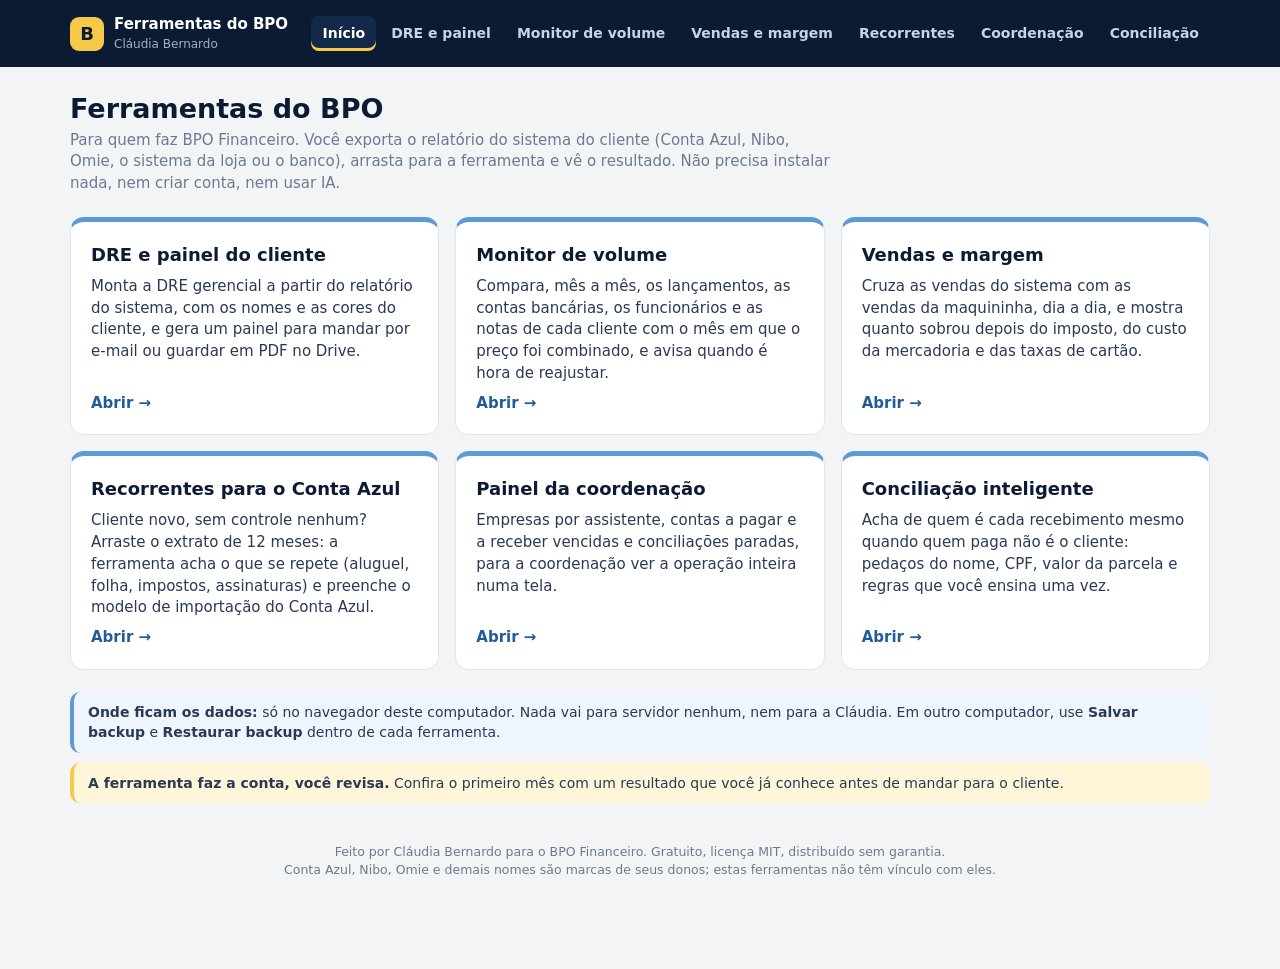
<file: index.html>
<!doctype html>
<html lang="pt-BR">
<head>
<meta charset="utf-8">
<meta name="viewport" content="width=device-width, initial-scale=1">
<title>Ferramentas do BPO | Cláudia Bernardo</title>
<meta name="description" content="Ferramentas gratuitas para o BPO Financeiro: DRE e painel do cliente, monitor de volume para reprecificar e vendas x CMV x maquininha. Abra e use, sem instalar.">
<link rel="stylesheet" href="estilo.css">
</head>
<body>
<header class="barra"><div class="barra-dentro">
  <a class="marca" href="index.html"><span class="logo">B</span><span><b>Ferramentas do BPO</b><small>Cláudia Bernardo</small></span></a>
  <nav class="abas-ferramentas" aria-label="Ferramentas">
    <a href="index.html" class="ativo">Início</a>
    <a href="dre.html">DRE e painel</a>
    <a href="volume.html">Monitor de volume</a>
    <a href="margem.html">Vendas e margem</a>
    <a href="onboarding.html">Recorrentes</a>
    <a href="coordenacao.html">Coordenação</a>
    <a href="conciliar.html">Conciliação</a>
  </nav>
</div></header>

<main class="pagina">
  <h1>Ferramentas do BPO</h1>
  <p class="sub">Para quem faz BPO Financeiro. Você exporta o relatório do sistema do cliente (Conta Azul, Nibo, Omie, o sistema da loja ou o banco), arrasta para a ferramenta e vê o resultado. Não precisa instalar nada, nem criar conta, nem usar IA.</p>

  <div class="ferramentas">
    <a class="ferramenta" href="dre.html">
      <h2>DRE e painel do cliente</h2>
      <p>Monta a DRE gerencial a partir do relatório do sistema, com os nomes e as cores do cliente, e gera um painel para mandar por e-mail ou guardar em PDF no Drive.</p>
      <span class="ir">Abrir →</span>
    </a>
    <a class="ferramenta" href="volume.html">
      <h2>Monitor de volume</h2>
      <p>Compara, mês a mês, os lançamentos, as contas bancárias, os funcionários e as notas de cada cliente com o mês em que o preço foi combinado, e avisa quando é hora de reajustar.</p>
      <span class="ir">Abrir →</span>
    </a>
    <a class="ferramenta" href="margem.html">
      <h2>Vendas e margem</h2>
      <p>Cruza as vendas do sistema com as vendas da maquininha, dia a dia, e mostra quanto sobrou depois do imposto, do custo da mercadoria e das taxas de cartão.</p>
      <span class="ir">Abrir →</span>
    </a>
    <a class="ferramenta" href="onboarding.html">
      <h2>Recorrentes para o Conta Azul</h2>
      <p>Cliente novo, sem controle nenhum? Arraste o extrato de 12 meses: a ferramenta acha o que se repete (aluguel, folha, impostos, assinaturas) e preenche o modelo de importação do Conta Azul.</p>
      <span class="ir">Abrir →</span>
    </a>
    <a class="ferramenta" href="coordenacao.html">
      <h2>Painel da coordenação</h2>
      <p>Empresas por assistente, contas a pagar e a receber vencidas e conciliações paradas, para a coordenação ver a operação inteira numa tela.</p>
      <span class="ir">Abrir →</span>
    </a>
    <a class="ferramenta" href="conciliar.html">
      <h2>Conciliação inteligente</h2>
      <p>Acha de quem é cada recebimento mesmo quando quem paga não é o cliente: pedaços do nome, CPF, valor da parcela e regras que você ensina uma vez.</p>
      <span class="ir">Abrir →</span>
    </a>
  </div>

  <div class="nota info" style="margin-top:22px">
    <b>Onde ficam os dados:</b> só no navegador deste computador. Nada vai para servidor nenhum, nem para a Cláudia. Em outro computador, use <b>Salvar backup</b> e <b>Restaurar backup</b> dentro de cada ferramenta.
  </div>
  <div class="nota atencao">
    <b>A ferramenta faz a conta, você revisa.</b> Confira o primeiro mês com um resultado que você já conhece antes de mandar para o cliente.
  </div>

  <p class="rodape">Feito por Cláudia Bernardo para o BPO Financeiro. Gratuito, licença MIT, distribuído sem garantia.<br>
  Conta Azul, Nibo, Omie e demais nomes são marcas de seus donos; estas ferramentas não têm vínculo com eles.</p>
</main>
</body>
</html>
</file>
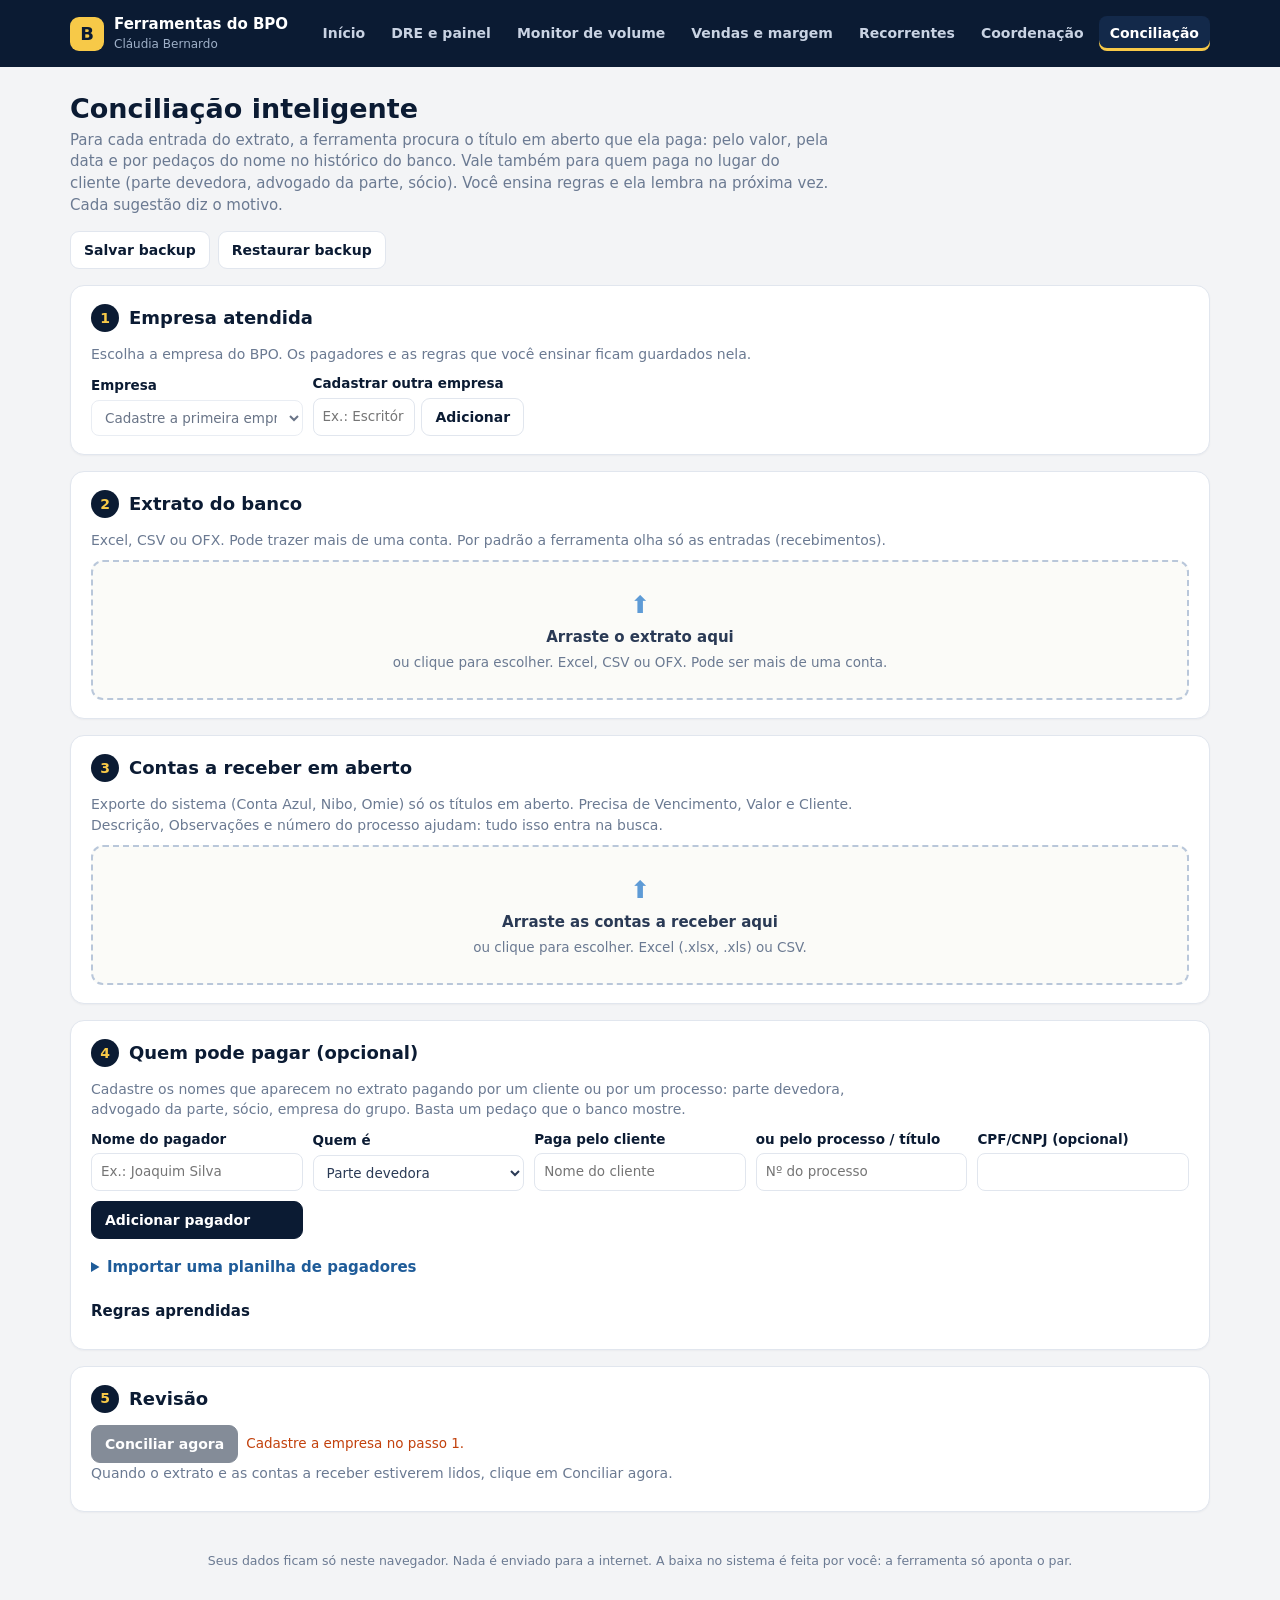
<file: conciliar.html>
<!doctype html>
<html lang="pt-BR">
<head>
<meta charset="utf-8">
<meta name="viewport" content="width=device-width, initial-scale=1">
<title>Conciliação inteligente | Ferramentas do BPO</title>
<link rel="stylesheet" href="estilo.css">
<link rel="stylesheet" href="conciliar.css">
</head>
<body>
<header class="barra"><div class="barra-dentro">
  <a class="marca" href="index.html"><span class="logo">B</span><span><b>Ferramentas do BPO</b><small>Cláudia Bernardo</small></span></a>
  <nav class="abas-ferramentas">
    <a href="index.html">Início</a>
    <a href="dre.html">DRE e painel</a>
    <a href="volume.html">Monitor de volume</a>
    <a href="margem.html">Vendas e margem</a>
    <a href="onboarding.html">Recorrentes</a>
    <a href="coordenacao.html">Coordenação</a>
    <a href="conciliar.html" class="ativo">Conciliação</a>
  </nav>
</div></header>

<main class="pagina">
  <h1>Conciliação inteligente</h1>
  <p class="sub">Para cada entrada do extrato, a ferramenta procura o título em aberto que ela paga: pelo valor, pela data e por pedaços do nome no histórico do banco. Vale também para quem paga no lugar do cliente (parte devedora, advogado da parte, sócio). Você ensina regras e ela lembra na próxima vez. Cada sugestão diz o motivo.</p>

  <div id="avisos-topo"></div>

  <div class="botoes con-topo">
    <button type="button" class="btn" id="btn-backup">Salvar backup</button>
    <button type="button" class="btn" id="btn-restaurar">Restaurar backup</button>
  </div>

  <section class="passo" id="passo-empresa">
    <div class="passo-titulo"><span class="passo-num">1</span><h2>Empresa atendida</h2></div>
    <p class="con-dica">Escolha a empresa do BPO. Os pagadores e as regras que você ensinar ficam guardados nela.</p>
    <div class="linha-campos con-form">
      <label class="campo"><span>Empresa</span><select id="empresa"></select></label>
      <form id="form-empresa" class="campo con-nova" autocomplete="off">
        <span>Cadastrar outra empresa</span>
        <div class="con-junto"><input id="nova-empresa" maxlength="80" placeholder="Ex.: Escritório Modelo"><button type="submit" class="btn">Adicionar</button></div>
      </form>
    </div>
    <div class="botoes con-acoes" id="acoes-empresa">
      <button type="button" class="btn" id="btn-exportar">Exportar regras desta empresa</button>
      <button type="button" class="btn" id="btn-importar">Importar regras</button>
      <button type="button" class="btn" id="btn-renomear">Renomear</button>
      <button type="button" class="btn btn-perigo" id="btn-excluir">Excluir empresa</button>
    </div>
    <details class="con-opcoes" id="opcoes">
      <summary>Opções de comparação</summary>
      <div class="linha-campos con-form">
        <label class="campo"><span>Diferença aceita no valor (R$)</span><input id="op-tol" inputmode="decimal"></label>
        <label class="campo"><span>Dias antes do vencimento</span><input id="op-antes" type="number" min="0" step="1" inputmode="numeric"></label>
        <label class="campo"><span>Dias depois do vencimento</span><input id="op-depois" type="number" min="0" step="1" inputmode="numeric"></label>
        <label class="campo con-check"><input id="op-saidas" type="checkbox"><span>Conciliar também as saídas contra as contas a pagar</span></label>
      </div>
    </details>
  </section>

  <section class="passo" id="passo-extrato">
    <div class="passo-titulo"><span class="passo-num">2</span><h2>Extrato do banco</h2></div>
    <p class="con-dica">Excel, CSV ou OFX. Pode trazer mais de uma conta. Por padrão a ferramenta olha só as entradas (recebimentos).</p>
    <div id="area-extrato"></div>
    <div id="lista-extrato"></div>
  </section>

  <section class="passo" id="passo-titulos">
    <div class="passo-titulo"><span class="passo-num">3</span><h2>Contas a receber em aberto</h2></div>
    <p class="con-dica">Exporte do sistema (Conta Azul, Nibo, Omie) só os títulos em aberto. Precisa de Vencimento, Valor e Cliente. Descrição, Observações e número do processo ajudam: tudo isso entra na busca.</p>
    <div id="area-titulos"></div>
    <div id="lista-titulos"></div>
    <div id="bloco-pagar" hidden>
      <h3 class="con-h3">Contas a pagar em aberto</h3>
      <div id="area-pagar"></div>
      <div id="lista-pagar"></div>
    </div>
  </section>

  <section class="passo" id="passo-pagadores">
    <div class="passo-titulo"><span class="passo-num">4</span><h2>Quem pode pagar (opcional)</h2></div>
    <p class="con-dica">Cadastre os nomes que aparecem no extrato pagando por um cliente ou por um processo: parte devedora, advogado da parte, sócio, empresa do grupo. Basta um pedaço que o banco mostre.</p>
    <form id="form-pagador" class="linha-campos con-form" autocomplete="off">
      <label class="campo"><span>Nome do pagador</span><input id="pg-nome" maxlength="120" placeholder="Ex.: Joaquim Silva"></label>
      <label class="campo"><span>Quem é</span><select id="pg-papel"></select></label>
      <label class="campo"><span>Paga pelo cliente</span><input id="pg-cliente" maxlength="120" list="lista-clientes" placeholder="Nome do cliente"></label>
      <label class="campo"><span>ou pelo processo / título</span><input id="pg-processo" maxlength="60" placeholder="Nº do processo"></label>
      <label class="campo"><span>CPF/CNPJ (opcional)</span><input id="pg-cpf" maxlength="20" inputmode="numeric"></label>
      <div class="campo con-campo-botao"><button type="submit" class="btn btn-forte">Adicionar pagador</button></div>
    </form>
    <datalist id="lista-clientes"></datalist>
    <details class="con-importar">
      <summary>Importar uma planilha de pagadores</summary>
      <p class="con-dica">Colunas: Cliente ou Processo, Nome do pagador, e se tiver, CPF/CNPJ e Papel.</p>
      <div id="area-pagadores"></div>
      <div id="lista-pagadores-arq"></div>
    </details>
    <div id="pagadores"></div>
    <h3 class="con-h3">Regras aprendidas</h3>
    <div id="regras"></div>
  </section>

  <section class="passo" id="passo-conciliar">
    <div class="passo-titulo"><span class="passo-num">5</span><h2>Revisão</h2></div>
    <div class="botoes">
      <button type="button" class="btn btn-forte" id="btn-conciliar">Conciliar agora</button>
      <span id="conciliar-motivo" class="con-motivo"></span>
    </div>
    <div id="revisao"></div>
  </section>

  <section class="passo" id="passo-resultado" hidden>
    <div class="passo-titulo"><span class="passo-num">6</span><h2>Resultado</h2></div>
    <div id="resultado"></div>
  </section>

  <p class="rodape">Seus dados ficam só neste navegador. Nada é enviado para a internet. A baixa no sistema é feita por você: a ferramenta só aponta o par.</p>
</main>

<script src="vendor/xlsx.full.min.js"></script>
<script src="comum.js"></script>
<script src="ui.js"></script>
<script src="volume-logica.js"></script>
<script src="conciliar-logica.js"></script>
<script src="conciliar-app.js"></script>
</body>
</html>
</file>
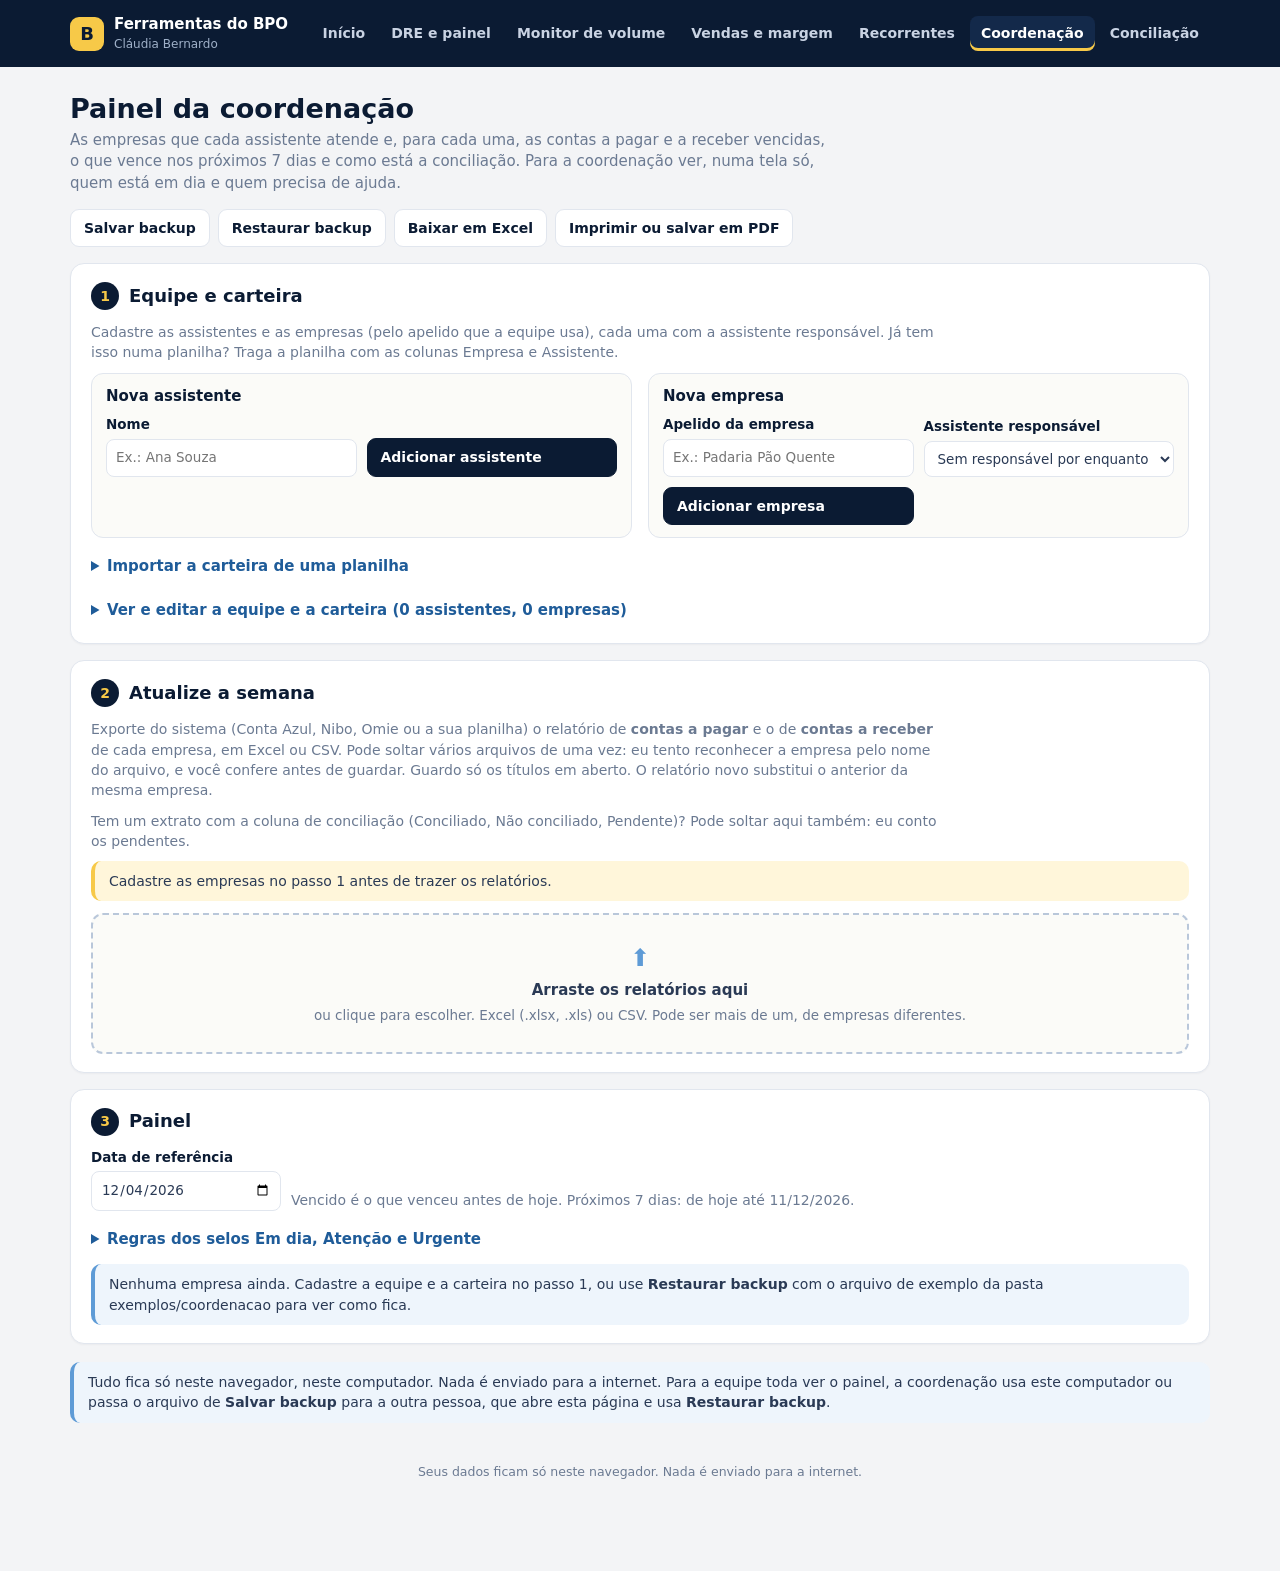
<file: coordenacao.html>
<!doctype html>
<html lang="pt-BR">
<head>
<meta charset="utf-8">
<meta name="viewport" content="width=device-width, initial-scale=1">
<title>Painel da coordenação | Ferramentas do BPO</title>
<meta name="description" content="Painel para a coordenação do BPO: as empresas de cada assistente, contas a pagar e a receber vencidas, o que vence na semana e as conciliações pendentes.">
<link rel="stylesheet" href="estilo.css">
<link rel="stylesheet" href="coordenacao.css">
</head>
<body>
<header class="barra"><div class="barra-dentro">
  <a class="marca" href="index.html"><span class="logo">B</span><span><b>Ferramentas do BPO</b><small>Cláudia Bernardo</small></span></a>
  <nav class="abas-ferramentas" aria-label="Ferramentas">
    <a href="index.html">Início</a>
    <a href="dre.html">DRE e painel</a>
    <a href="volume.html">Monitor de volume</a>
    <a href="margem.html">Vendas e margem</a>
    <a href="onboarding.html">Recorrentes</a>
    <a href="coordenacao.html" class="ativo">Coordenação</a>
    <a href="conciliar.html">Conciliação</a>
  </nav>
</div></header>

<main class="pagina">
  <h1>Painel da coordenação</h1>
  <p class="sub">As empresas que cada assistente atende e, para cada uma, as contas a pagar e a receber vencidas, o que vence nos próximos 7 dias e como está a conciliação. Para a coordenação ver, numa tela só, quem está em dia e quem precisa de ajuda.</p>

  <div id="avisos-topo"></div>

  <div class="botoes co-topo nao-imprimir">
    <button type="button" class="btn" id="btn-backup">Salvar backup</button>
    <button type="button" class="btn" id="btn-restaurar">Restaurar backup</button>
    <button type="button" class="btn" id="btn-excel">Baixar em Excel</button>
    <button type="button" class="btn" id="btn-imprimir">Imprimir ou salvar em PDF</button>
  </div>

  <section class="passo nao-imprimir" id="passo-equipe">
    <div class="passo-titulo"><span class="passo-num">1</span><h2>Equipe e carteira</h2></div>
    <p class="co-dica">Cadastre as assistentes e as empresas (pelo apelido que a equipe usa), cada uma com a assistente responsável. Já tem isso numa planilha? Traga a planilha com as colunas Empresa e Assistente.</p>
    <div class="duas co-duas">
      <form id="form-assistente" class="co-form" autocomplete="off">
        <h3>Nova assistente</h3>
        <div class="linha-campos">
          <label class="campo"><span>Nome</span><input id="nova-assistente" maxlength="80" placeholder="Ex.: Ana Souza"></label>
          <div class="campo co-campo-botao"><button type="submit" class="btn btn-forte">Adicionar assistente</button></div>
        </div>
      </form>
      <form id="form-empresa" class="co-form" autocomplete="off">
        <h3>Nova empresa</h3>
        <div class="linha-campos">
          <label class="campo"><span>Apelido da empresa</span><input id="nova-empresa" maxlength="80" placeholder="Ex.: Padaria Pão Quente"></label>
          <label class="campo"><span>Assistente responsável</span><select id="nova-empresa-assistente"></select></label>
          <div class="campo co-campo-botao"><button type="submit" class="btn btn-forte">Adicionar empresa</button></div>
        </div>
      </form>
    </div>
    <details class="co-bloco" id="bloco-importar">
      <summary>Importar a carteira de uma planilha</summary>
      <p class="co-dica">A planilha precisa de uma coluna com o nome da empresa e, se quiser, outra com a assistente. Empresa que já existe só troca de responsável; assistente nova é cadastrada.</p>
      <div id="area-carteira"></div>
      <div id="carteira-pendente"></div>
    </details>
    <details class="co-bloco" id="bloco-carteira">
      <summary id="resumo-carteira">Ver e editar a equipe e a carteira</summary>
      <div id="lista-equipe"></div>
    </details>
  </section>

  <section class="passo nao-imprimir" id="passo-arquivos">
    <div class="passo-titulo"><span class="passo-num">2</span><h2>Atualize a semana</h2></div>
    <p class="co-dica">Exporte do sistema (Conta Azul, Nibo, Omie ou a sua planilha) o relatório de <b>contas a pagar</b> e o de <b>contas a receber</b> de cada empresa, em Excel ou CSV. Pode soltar vários arquivos de uma vez: eu tento reconhecer a empresa pelo nome do arquivo, e você confere antes de guardar. Guardo só os títulos em aberto. O relatório novo substitui o anterior da mesma empresa.</p>
    <p class="co-dica">Tem um extrato com a coluna de conciliação (Conciliado, Não conciliado, Pendente)? Pode soltar aqui também: eu conto os pendentes.</p>
    <div id="sem-empresa" class="nota atencao" hidden>Cadastre as empresas no passo 1 antes de trazer os relatórios.</div>
    <div id="area-arquivos" class="co-area"></div>
    <div id="pendentes"></div>
    <div class="botoes co-guardar" id="guardar-bloco" hidden>
      <button type="button" class="btn btn-forte" id="btn-guardar">Guardar os relatórios</button>
      <button type="button" class="btn" id="btn-limpar">Descartar arquivos</button>
      <span id="guardar-motivo" class="co-motivo"></span>
    </div>
  </section>

  <section class="passo" id="passo-painel">
    <div class="passo-titulo"><span class="passo-num">3</span><h2>Painel</h2></div>
    <div class="co-ref">
      <label class="campo"><span>Data de referência</span><input id="data-ref" type="date"></label>
      <button type="button" class="btn nao-imprimir" id="btn-hoje">Voltar para hoje</button>
      <p class="co-dica" id="texto-ref"></p>
    </div>
    <details class="co-bloco nao-imprimir" id="bloco-regras">
      <summary>Regras dos selos Em dia, Atenção e Urgente</summary>
      <p class="co-dica">Ajuste do jeito da sua operação. Deixe o campo vazio para desligar a regra.</p>
      <h3>Urgente quando</h3>
      <div class="linha-campos co-regras">
        <label class="campo"><span>Conta a pagar vencida há mais de (dias)</span><input id="r-urgPagarDias" type="number" min="0" step="1" inputmode="numeric"></label>
        <label class="campo"><span>Conta a receber vencida há mais de (dias)</span><input id="r-urgReceberDias" type="number" min="0" step="1" inputmode="numeric"></label>
        <label class="campo"><span>Conciliação parada há mais de (dias)</span><input id="r-urgConcDias" type="number" min="0" step="1" inputmode="numeric"></label>
        <label class="campo"><span>Lançamentos pendentes de conciliação acima de</span><input id="r-urgPendencias" type="number" min="0" step="1" inputmode="numeric"></label>
      </div>
      <h3>Atenção quando</h3>
      <div class="linha-campos co-regras">
        <label class="campo"><span>Conciliação parada há mais de (dias)</span><input id="r-atConcDias" type="number" min="0" step="1" inputmode="numeric"></label>
        <label class="campo"><span>Lançamentos pendentes de conciliação acima de</span><input id="r-atPendencias" type="number" min="0" step="1" inputmode="numeric"></label>
        <label class="campo"><span>Relatórios sem atualizar há mais de (dias)</span><input id="r-atAtualizacaoDias" type="number" min="0" step="1" inputmode="numeric"></label>
      </div>
      <p class="co-dica">Também fica em Atenção: qualquer conta vencida que não chegou no limite de Urgente, empresa ainda sem relatório e empresa sem a data da última conciliação.</p>
      <div class="botoes"><button type="button" class="btn" id="btn-regras-padrao">Voltar às regras de exemplo</button></div>
    </details>
    <div id="painel"></div>
  </section>

  <section class="passo" id="detalhe" hidden></section>

  <div class="nota info co-nota-final">Tudo fica só neste navegador, neste computador. Nada é enviado para a internet. Para a equipe toda ver o painel, a coordenação usa este computador ou passa o arquivo de <b>Salvar backup</b> para a outra pessoa, que abre esta página e usa <b>Restaurar backup</b>.</div>
  <p class="rodape">Seus dados ficam só neste navegador. Nada é enviado para a internet.</p>
</main>

<script src="vendor/xlsx.full.min.js"></script>
<script src="comum.js"></script>
<script src="ui.js"></script>
<script src="coordenacao-logica.js"></script>
<script src="coordenacao-app.js"></script>
</body>
</html>
</file>
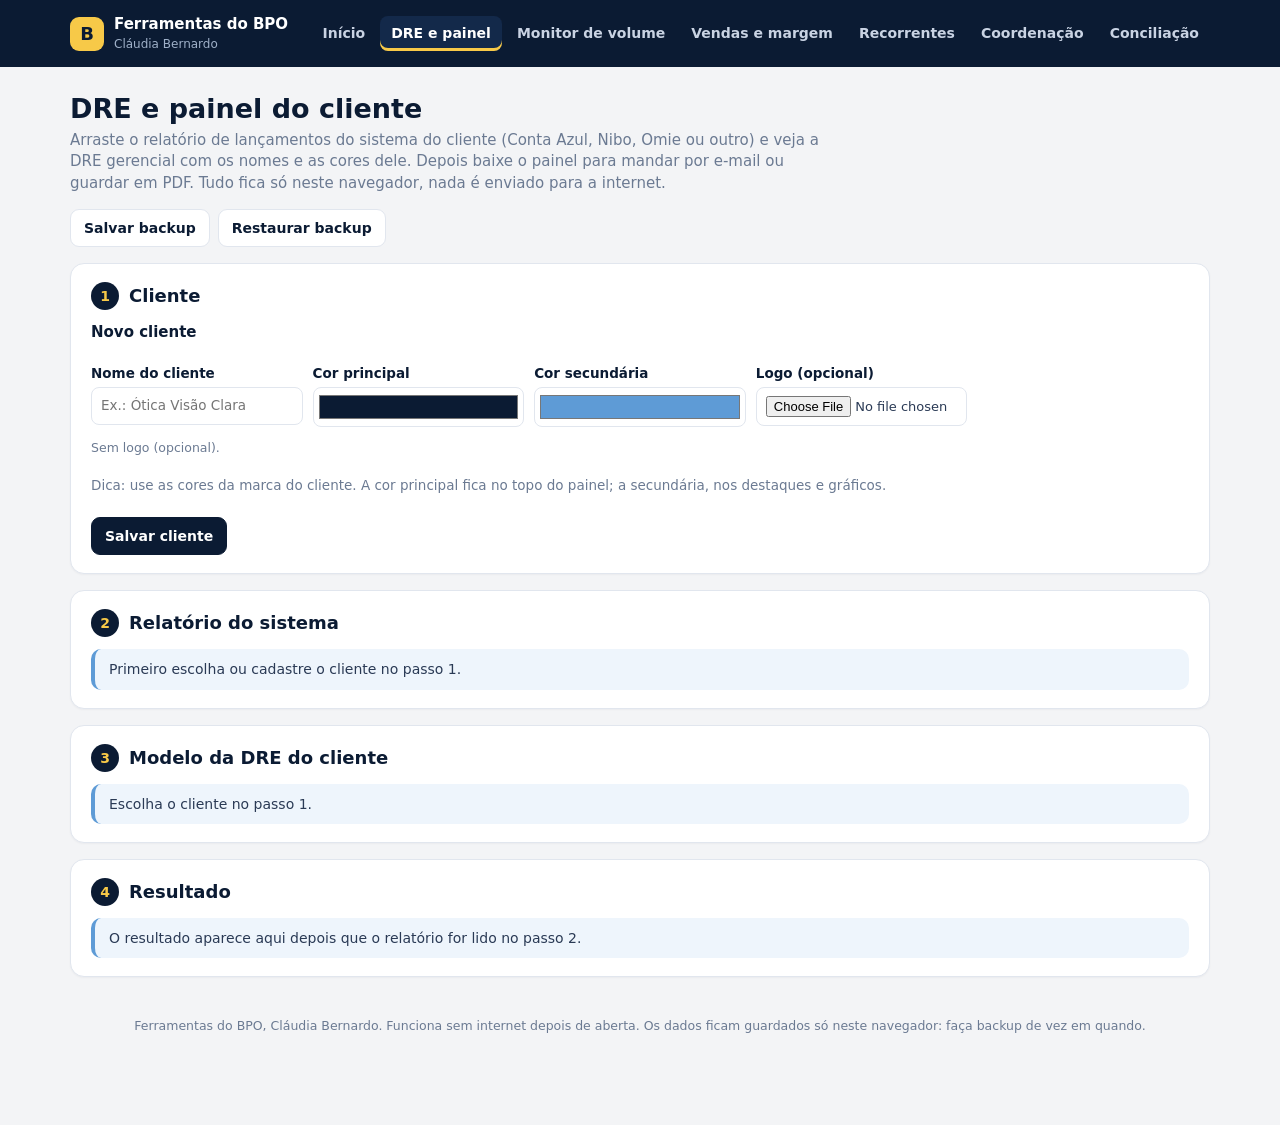
<file: dre.html>
<!doctype html>
<html lang="pt-BR">
<head>
<meta charset="utf-8">
<meta name="viewport" content="width=device-width, initial-scale=1">
<title>DRE e painel do cliente | Ferramentas do BPO</title>
<meta name="description" content="Monte a DRE gerencial a partir do relatório do sistema do cliente, com os nomes e as cores dele, e gere um painel para mandar por e-mail.">
<link rel="stylesheet" href="estilo.css">
<link rel="stylesheet" href="dre.css">
</head>
<body>
<header class="barra"><div class="barra-dentro">
  <a class="marca" href="index.html"><span class="logo">B</span><span><b>Ferramentas do BPO</b><small>Cláudia Bernardo</small></span></a>
  <nav class="abas-ferramentas" aria-label="Ferramentas">
    <a href="index.html">Início</a>
    <a href="dre.html" class="ativo">DRE e painel</a>
    <a href="volume.html">Monitor de volume</a>
    <a href="margem.html">Vendas e margem</a>
    <a href="onboarding.html">Recorrentes</a>
    <a href="coordenacao.html">Coordenação</a>
    <a href="conciliar.html">Conciliação</a>
  </nav>
</div></header>

<main class="pagina">
  <h1>DRE e painel do cliente</h1>
  <p class="sub">Arraste o relatório de lançamentos do sistema do cliente (Conta Azul, Nibo, Omie ou outro) e veja a DRE gerencial com os nomes e as cores dele. Depois baixe o painel para mandar por e-mail ou guardar em PDF. Tudo fica só neste navegador, nada é enviado para a internet.</p>

  <div id="avisos-topo"></div>

  <div class="botoes dre-topo nao-imprimir">
    <button type="button" class="btn" id="btn-backup">Salvar backup</button>
    <button type="button" class="btn" id="btn-restaurar">Restaurar backup</button>
  </div>

  <section class="passo" id="passo-1">
    <div class="passo-titulo"><span class="passo-num">1</span><h2>Cliente</h2></div>
    <div id="area-cliente"></div>
  </section>

  <section class="passo" id="passo-2">
    <div class="passo-titulo"><span class="passo-num">2</span><h2>Relatório do sistema</h2></div>
    <div id="area-arquivo"></div>
  </section>

  <section class="passo" id="passo-3">
    <div class="passo-titulo"><span class="passo-num">3</span><h2>Modelo da DRE do cliente</h2></div>
    <div id="area-modelo"></div>
    <div id="area-ligacoes"></div>
  </section>

  <section class="passo" id="passo-4">
    <div class="passo-titulo"><span class="passo-num">4</span><h2>Resultado</h2></div>
    <div id="area-resultado"></div>
  </section>

  <p class="rodape">Ferramentas do BPO, Cláudia Bernardo. Funciona sem internet depois de aberta. Os dados ficam guardados só neste navegador: faça backup de vez em quando.</p>
</main>

<div id="painel-impressao" aria-hidden="true"></div>

<script src="vendor/xlsx.full.min.js"></script>
<script src="comum.js"></script>
<script src="ui.js"></script>
<script src="dre-logica.js"></script>
<script src="dre-app.js"></script>
</body>
</html>
</file>
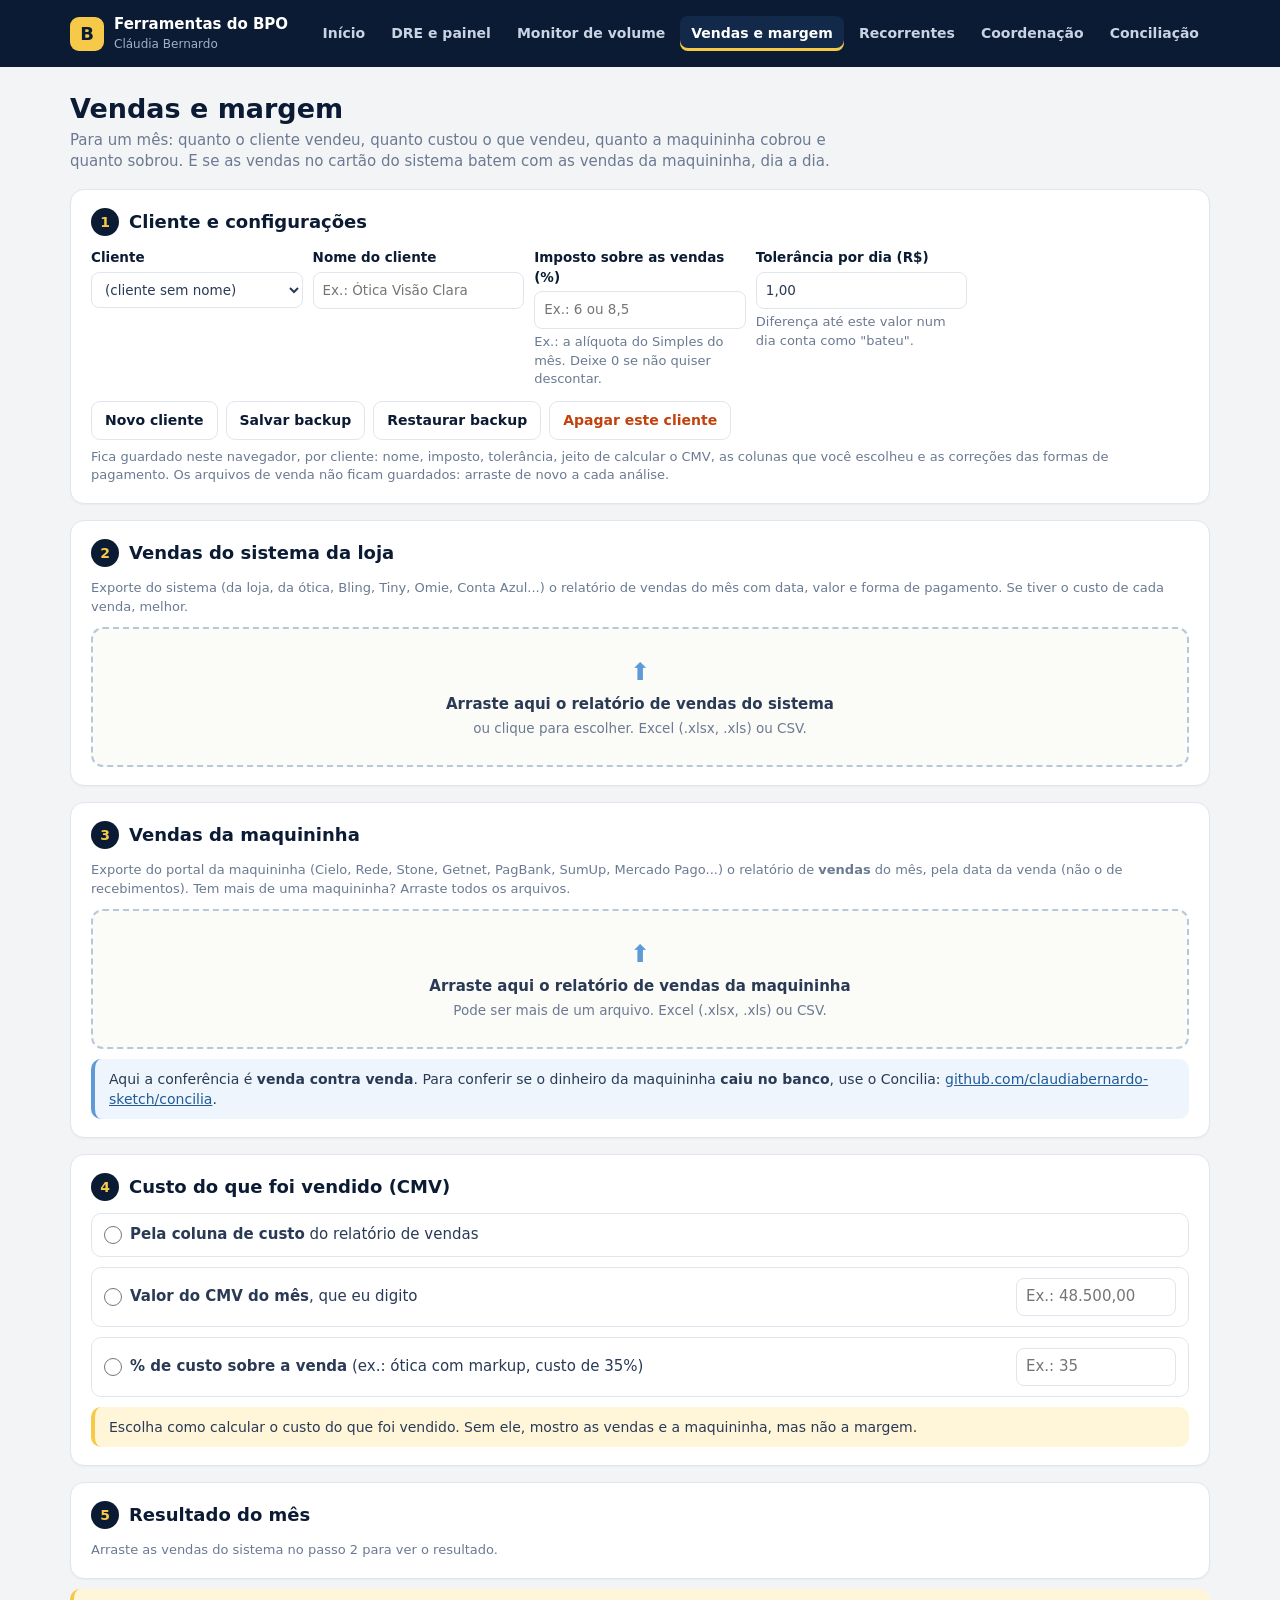
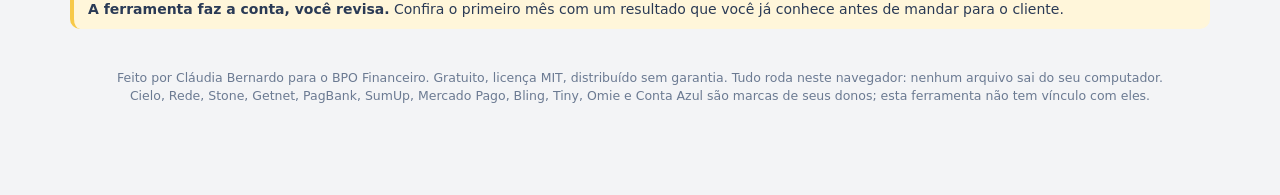
<file: margem.html>
<!doctype html>
<html lang="pt-BR">
<head>
<meta charset="utf-8">
<meta name="viewport" content="width=device-width, initial-scale=1">
<title>Vendas e margem | Ferramentas do BPO</title>
<meta name="description" content="Vendas x CMV x maquininha: quanto o cliente vendeu, quanto custou o que vendeu, quanto a maquininha cobrou e quanto sobrou. E se o cartão do sistema bate com a maquininha, dia a dia.">
<link rel="stylesheet" href="estilo.css">
<link rel="stylesheet" href="margem.css">
</head>
<body>
<header class="barra"><div class="barra-dentro">
  <a class="marca" href="index.html"><span class="logo">B</span><span><b>Ferramentas do BPO</b><small>Cláudia Bernardo</small></span></a>
  <nav class="abas-ferramentas" aria-label="Ferramentas">
    <a href="index.html">Início</a>
    <a href="dre.html">DRE e painel</a>
    <a href="volume.html">Monitor de volume</a>
    <a href="margem.html" class="ativo">Vendas e margem</a>
    <a href="onboarding.html">Recorrentes</a>
    <a href="coordenacao.html">Coordenação</a>
    <a href="conciliar.html">Conciliação</a>
  </nav>
</div></header>

<main class="pagina">
  <h1>Vendas e margem</h1>
  <p class="sub">Para um mês: quanto o cliente vendeu, quanto custou o que vendeu, quanto a maquininha cobrou e quanto sobrou. E se as vendas no cartão do sistema batem com as vendas da maquininha, dia a dia.</p>

  <div id="aviso-navegador" class="nota atencao" hidden>
    <b>Este navegador não está guardando dados</b> (janela anônima ou bloqueio do navegador). A ferramenta funciona, mas as configurações do cliente somem ao fechar. Use <b>Salvar backup</b> antes de sair.
  </div>

  <section class="passo" id="passo1">
    <div class="passo-titulo"><span class="passo-num">1</span><h2>Cliente e configurações</h2></div>
    <div class="linha-campos">
      <label class="campo"><span>Cliente</span><select id="cliente-sel"></select></label>
      <label class="campo"><span>Nome do cliente</span><input id="cliente-nome" placeholder="Ex.: Ótica Visão Clara" autocomplete="off"></label>
      <label class="campo"><span>Imposto sobre as vendas (%)</span><input id="aliquota" inputmode="decimal" placeholder="Ex.: 6 ou 8,5" autocomplete="off"><small class="ajuda">Ex.: a alíquota do Simples do mês. Deixe 0 se não quiser descontar.</small></label>
      <label class="campo"><span>Tolerância por dia (R$)</span><input id="tolerancia" inputmode="decimal" placeholder="1,00" autocomplete="off"><small class="ajuda">Diferença até este valor num dia conta como "bateu".</small></label>
    </div>
    <div class="botoes" style="margin-top:12px">
      <button type="button" class="btn" id="btn-novo">Novo cliente</button>
      <button type="button" class="btn" id="btn-backup">Salvar backup</button>
      <button type="button" class="btn" id="btn-restaurar">Restaurar backup</button>
      <button type="button" class="btn btn-perigo" id="btn-apagar">Apagar este cliente</button>
    </div>
    <p class="ajuda" style="margin-top:8px">Fica guardado neste navegador, por cliente: nome, imposto, tolerância, jeito de calcular o CMV, as colunas que você escolheu e as correções das formas de pagamento. Os arquivos de venda não ficam guardados: arraste de novo a cada análise.</p>
  </section>

  <section class="passo" id="passo2">
    <div class="passo-titulo"><span class="passo-num">2</span><h2>Vendas do sistema da loja</h2></div>
    <p class="ajuda" style="margin-bottom:10px">Exporte do sistema (da loja, da ótica, Bling, Tiny, Omie, Conta Azul...) o relatório de vendas do mês com data, valor e forma de pagamento. Se tiver o custo de cada venda, melhor.</p>
    <div id="area-sistema"></div>
    <div id="sistema-info"></div>
  </section>

  <section class="passo" id="passo3">
    <div class="passo-titulo"><span class="passo-num">3</span><h2>Vendas da maquininha</h2></div>
    <p class="ajuda" style="margin-bottom:10px">Exporte do portal da maquininha (Cielo, Rede, Stone, Getnet, PagBank, SumUp, Mercado Pago...) o relatório de <b>vendas</b> do mês, pela data da venda (não o de recebimentos). Tem mais de uma maquininha? Arraste todos os arquivos.</p>
    <div id="area-maq"></div>
    <div id="maq-lista"></div>
    <div class="nota info">Aqui a conferência é <b>venda contra venda</b>. Para conferir se o dinheiro da maquininha <b>caiu no banco</b>, use o Concilia: <a href="https://github.com/claudiabernardo-sketch/concilia" target="_blank" rel="noopener">github.com/claudiabernardo-sketch/concilia</a>.</div>
  </section>

  <section class="passo" id="passo4">
    <div class="passo-titulo"><span class="passo-num">4</span><h2>Custo do que foi vendido (CMV)</h2></div>
    <div class="opcoes-cmv">
      <label class="opcao"><input type="radio" name="cmv-modo" value="coluna"> <span><b>Pela coluna de custo</b> do relatório de vendas <small id="cmv-coluna-dica"></small></span></label>
      <label class="opcao"><input type="radio" name="cmv-modo" value="valor"> <span><b>Valor do CMV do mês</b>, que eu digito</span>
        <input id="cmv-valor" inputmode="decimal" placeholder="Ex.: 48.500,00" autocomplete="off" aria-label="Valor do CMV do mês"></label>
      <label class="opcao"><input type="radio" name="cmv-modo" value="pct"> <span><b>% de custo sobre a venda</b> (ex.: ótica com markup, custo de 35%)</span>
        <input id="cmv-pct" inputmode="decimal" placeholder="Ex.: 35" autocomplete="off" aria-label="Percentual de custo sobre a venda"></label>
    </div>
    <div id="cmv-aviso"></div>
  </section>

  <section class="passo" id="passo5">
    <div class="passo-titulo"><span class="passo-num">5</span><h2>Resultado do mês</h2></div>
    <div id="resultado"><p class="ajuda">Arraste as vendas do sistema no passo 2 para ver o resultado.</p></div>
  </section>

  <div class="nota atencao nao-imprimir">
    <b>A ferramenta faz a conta, você revisa.</b> Confira o primeiro mês com um resultado que você já conhece antes de mandar para o cliente.
  </div>
  <p class="rodape">Feito por Cláudia Bernardo para o BPO Financeiro. Gratuito, licença MIT, distribuído sem garantia. Tudo roda neste navegador: nenhum arquivo sai do seu computador.<br>
  Cielo, Rede, Stone, Getnet, PagBank, SumUp, Mercado Pago, Bling, Tiny, Omie e Conta Azul são marcas de seus donos; esta ferramenta não tem vínculo com eles.</p>
</main>

<script src="vendor/xlsx.full.min.js"></script>
<script src="comum.js"></script>
<script src="ui.js"></script>
<script src="margem-logica.js"></script>
<script src="margem-app.js"></script>
</body>
</html>
</file>
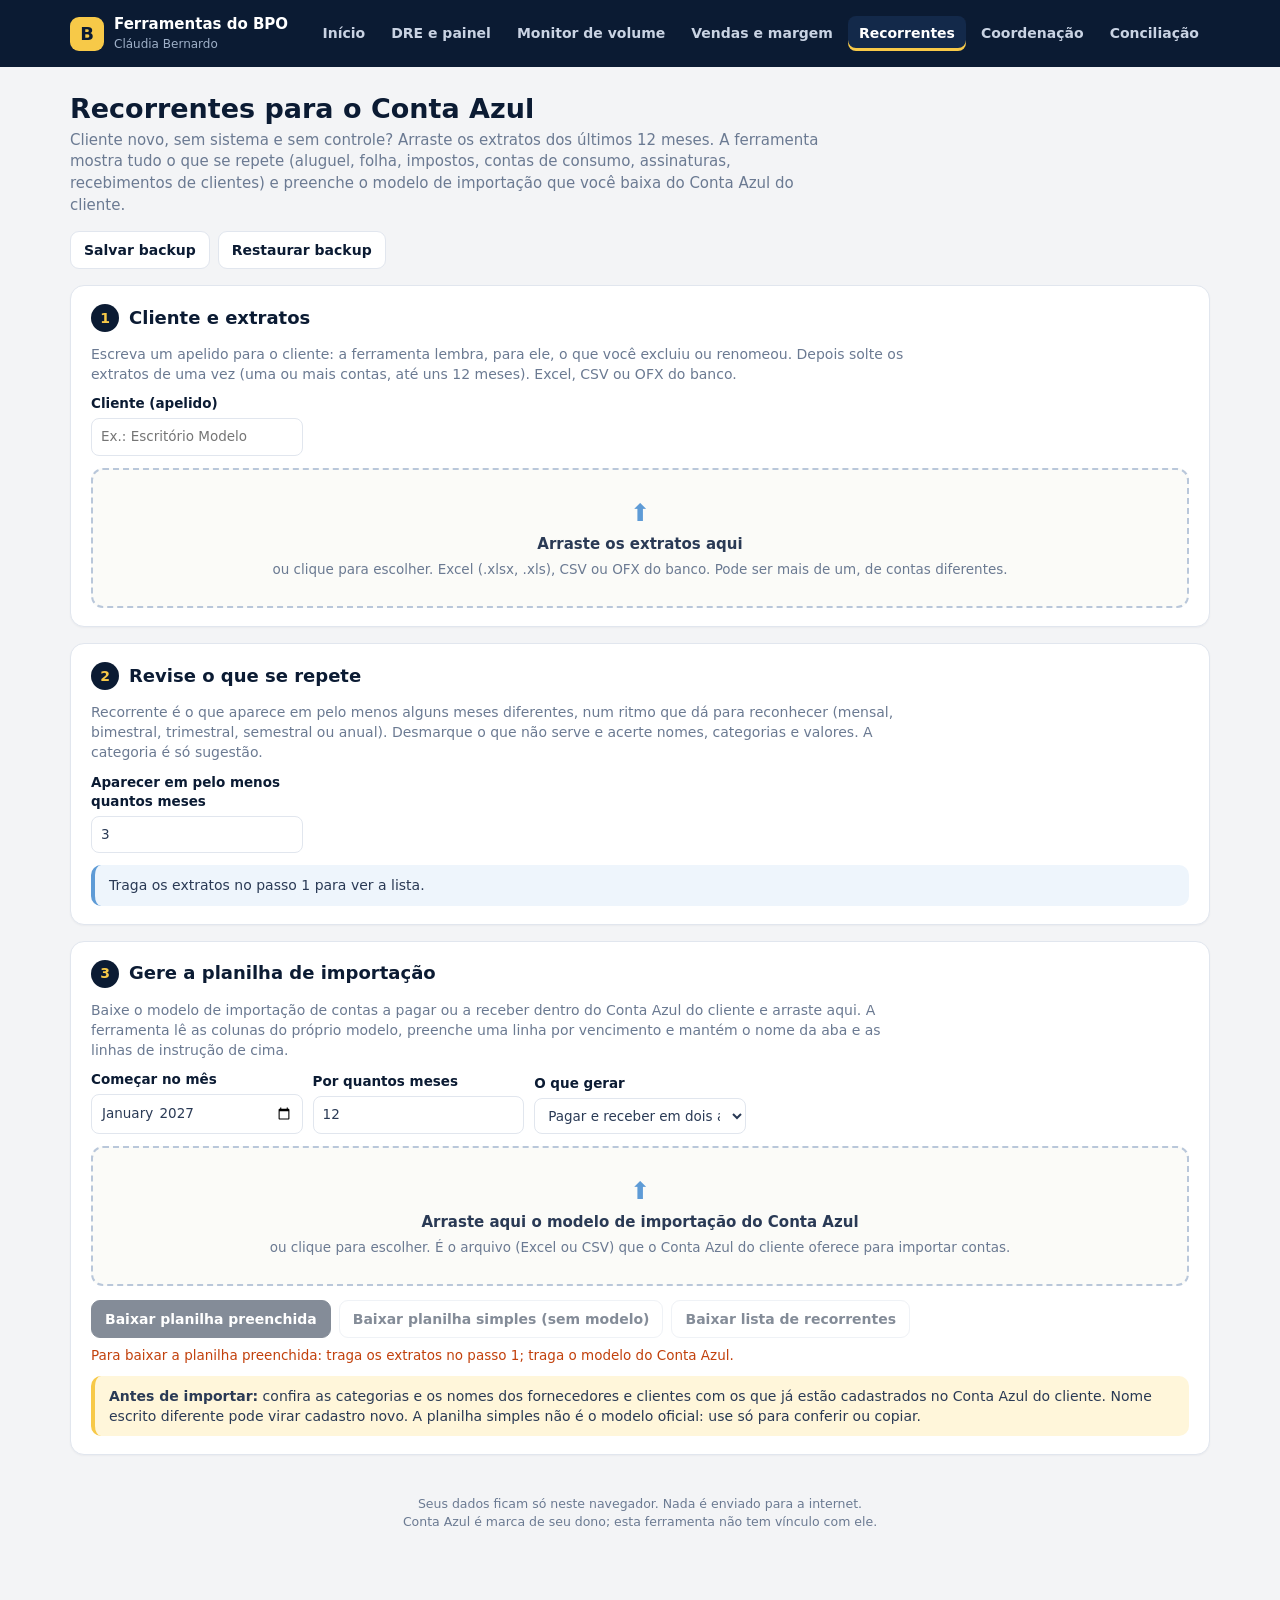
<file: onboarding.html>
<!doctype html>
<html lang="pt-BR">
<head>
<meta charset="utf-8">
<meta name="viewport" content="width=device-width, initial-scale=1">
<title>Recorrentes para o Conta Azul | Ferramentas do BPO</title>
<meta name="description" content="Arraste os extratos de 12 meses do cliente novo e veja tudo o que se repete (aluguel, folha, impostos, assinaturas, recebimentos), pronto para o modelo de importação do Conta Azul.">
<link rel="stylesheet" href="estilo.css">
<link rel="stylesheet" href="onboarding.css">
</head>
<body>
<header class="barra"><div class="barra-dentro">
  <a class="marca" href="index.html"><span class="logo">B</span><span><b>Ferramentas do BPO</b><small>Cláudia Bernardo</small></span></a>
  <nav class="abas-ferramentas" aria-label="Ferramentas">
    <a href="index.html">Início</a>
    <a href="dre.html">DRE e painel</a>
    <a href="volume.html">Monitor de volume</a>
    <a href="margem.html">Vendas e margem</a>
    <a href="onboarding.html" class="ativo">Recorrentes</a>
    <a href="coordenacao.html">Coordenação</a>
    <a href="conciliar.html">Conciliação</a>
  </nav>
</div></header>

<main class="pagina">
  <h1>Recorrentes para o Conta Azul</h1>
  <p class="sub">Cliente novo, sem sistema e sem controle? Arraste os extratos dos últimos 12 meses. A ferramenta mostra tudo o que se repete (aluguel, folha, impostos, contas de consumo, assinaturas, recebimentos de clientes) e preenche o modelo de importação que você baixa do Conta Azul do cliente.</p>

  <div id="avisos-topo"></div>

  <div class="botoes onb-topo">
    <button type="button" class="btn" id="btn-backup">Salvar backup</button>
    <button type="button" class="btn" id="btn-restaurar">Restaurar backup</button>
  </div>

  <section class="passo" id="passo-extratos">
    <div class="passo-titulo"><span class="passo-num">1</span><h2>Cliente e extratos</h2></div>
    <p class="onb-dica">Escreva um apelido para o cliente: a ferramenta lembra, para ele, o que você excluiu ou renomeou. Depois solte os extratos de uma vez (uma ou mais contas, até uns 12 meses). Excel, CSV ou OFX do banco.</p>
    <div class="linha-campos">
      <label class="campo"><span>Cliente (apelido)</span><input id="cliente-nome" list="lista-clientes" maxlength="80" placeholder="Ex.: Escritório Modelo" autocomplete="off"></label>
    </div>
    <datalist id="lista-clientes"></datalist>
    <div id="area-extratos" class="onb-area"></div>
    <div id="arquivos"></div>
    <div id="resumo-extratos"></div>
  </section>

  <section class="passo" id="passo-revisar">
    <div class="passo-titulo"><span class="passo-num">2</span><h2>Revise o que se repete</h2></div>
    <p class="onb-dica">Recorrente é o que aparece em pelo menos alguns meses diferentes, num ritmo que dá para reconhecer (mensal, bimestral, trimestral, semestral ou anual). Desmarque o que não serve e acerte nomes, categorias e valores. A categoria é só sugestão.</p>
    <div class="linha-campos onb-config">
      <label class="campo"><span>Aparecer em pelo menos quantos meses</span><input id="min-meses" type="number" min="2" max="12" step="1" inputmode="numeric"></label>
    </div>
    <div id="revisao"><div class="nota info">Traga os extratos no passo 1 para ver a lista.</div></div>
  </section>

  <section class="passo" id="passo-gerar">
    <div class="passo-titulo"><span class="passo-num">3</span><h2>Gere a planilha de importação</h2></div>
    <p class="onb-dica">Baixe o modelo de importação de contas a pagar ou a receber dentro do Conta Azul do cliente e arraste aqui. A ferramenta lê as colunas do próprio modelo, preenche uma linha por vencimento e mantém o nome da aba e as linhas de instrução de cima.</p>
    <div class="linha-campos onb-config">
      <label class="campo"><span>Começar no mês</span><input id="mes-inicial" type="month"></label>
      <label class="campo"><span>Por quantos meses</span><input id="meses-gerar" type="number" min="1" max="36" step="1" inputmode="numeric"></label>
      <label class="campo"><span>O que gerar</span><select id="gerar-tipos"></select></label>
    </div>
    <div id="area-modelo" class="onb-area"></div>
    <div id="modelo"></div>
    <div class="botoes onb-baixar">
      <button type="button" class="btn btn-forte" id="btn-gerar" disabled>Baixar planilha preenchida</button>
      <button type="button" class="btn" id="btn-simples">Baixar planilha simples (sem modelo)</button>
      <button type="button" class="btn" id="btn-lista">Baixar lista de recorrentes</button>
      <span id="gerar-motivo" class="onb-motivo"></span>
    </div>
    <div id="previa"></div>
    <div class="nota atencao"><b>Antes de importar:</b> confira as categorias e os nomes dos fornecedores e clientes com os que já estão cadastrados no Conta Azul do cliente. Nome escrito diferente pode virar cadastro novo. A planilha simples não é o modelo oficial: use só para conferir ou copiar.</div>
  </section>

  <p class="rodape">Seus dados ficam só neste navegador. Nada é enviado para a internet.<br>Conta Azul é marca de seu dono; esta ferramenta não tem vínculo com ele.</p>
</main>

<script src="vendor/xlsx.full.min.js"></script>
<script src="comum.js"></script>
<script src="ui.js"></script>
<script src="volume-logica.js"></script>
<script src="onboarding-logica.js"></script>
<script src="onboarding-app.js"></script>
</body>
</html>
</file>
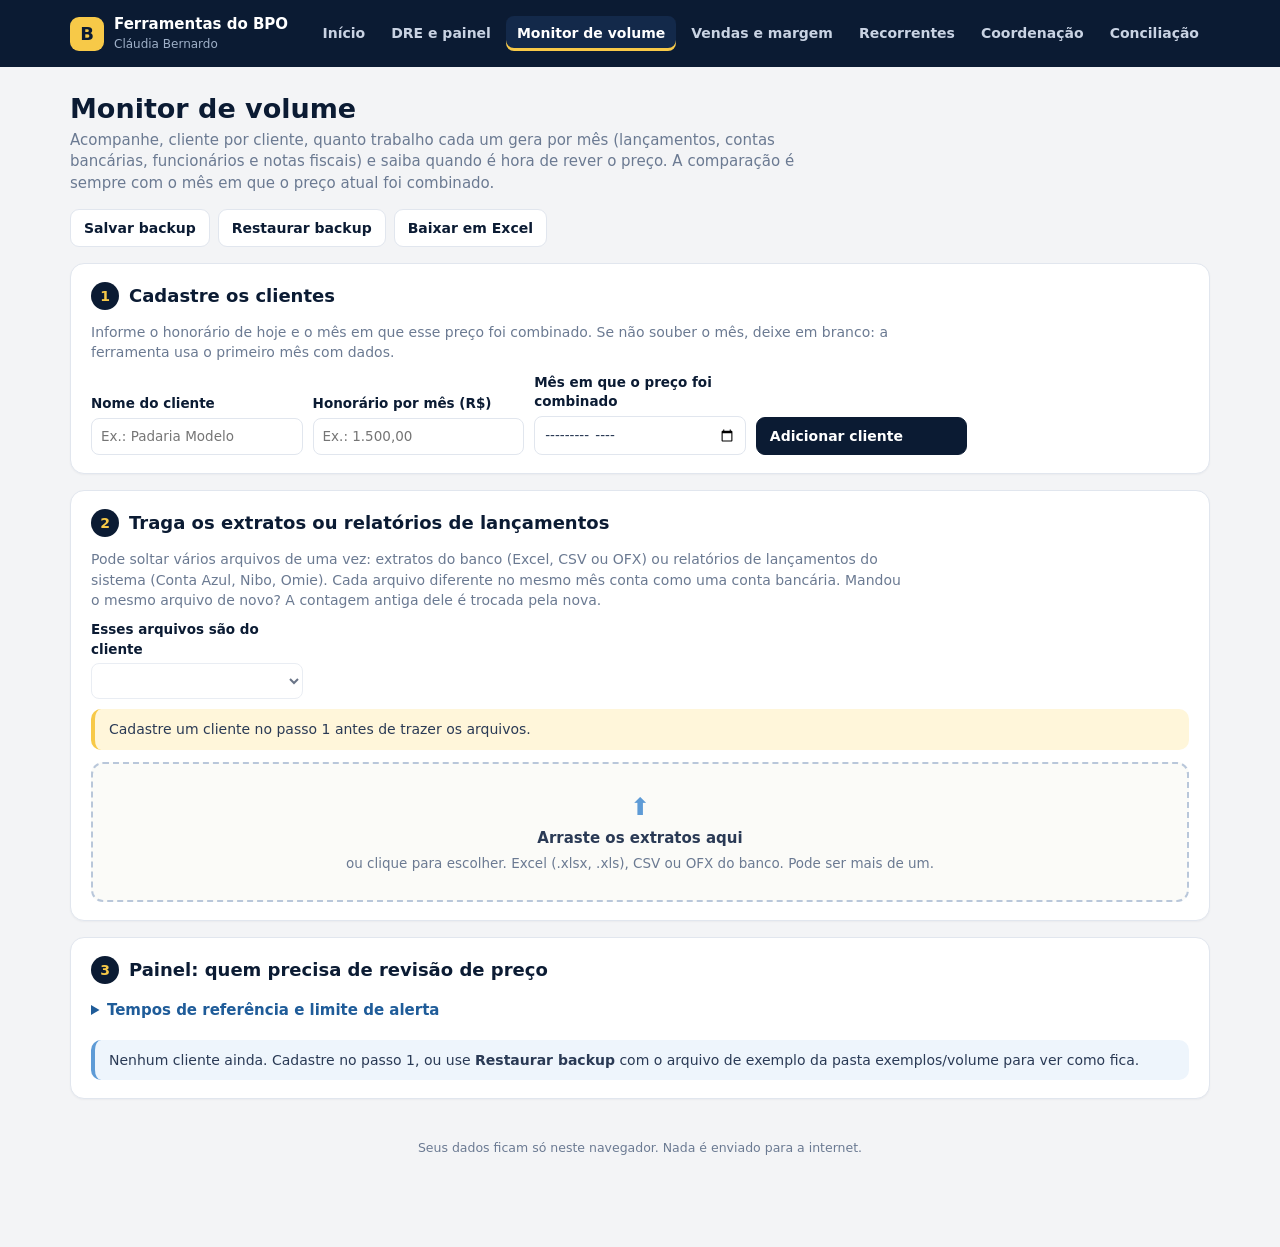
<file: volume.html>
<!doctype html>
<html lang="pt-BR">
<head>
<meta charset="utf-8">
<meta name="viewport" content="width=device-width, initial-scale=1">
<title>Monitor de volume | Ferramentas do BPO</title>
<link rel="stylesheet" href="estilo.css">
<link rel="stylesheet" href="volume.css">
</head>
<body>
<header class="barra"><div class="barra-dentro">
  <a class="marca" href="index.html"><span class="logo">B</span><span><b>Ferramentas do BPO</b><small>Cláudia Bernardo</small></span></a>
  <nav class="abas-ferramentas">
    <a href="index.html">Início</a>
    <a href="dre.html">DRE e painel</a>
    <a href="volume.html" class="ativo">Monitor de volume</a>
    <a href="margem.html">Vendas e margem</a>
    <a href="onboarding.html">Recorrentes</a>
    <a href="coordenacao.html">Coordenação</a>
    <a href="conciliar.html">Conciliação</a>
  </nav>
</div></header>

<main class="pagina">
  <h1>Monitor de volume</h1>
  <p class="sub">Acompanhe, cliente por cliente, quanto trabalho cada um gera por mês (lançamentos, contas bancárias, funcionários e notas fiscais) e saiba quando é hora de rever o preço. A comparação é sempre com o mês em que o preço atual foi combinado.</p>

  <div id="avisos-topo"></div>

  <div class="botoes vol-topo nao-imprimir">
    <button type="button" class="btn" id="btn-backup">Salvar backup</button>
    <button type="button" class="btn" id="btn-restaurar">Restaurar backup</button>
    <button type="button" class="btn" id="btn-excel">Baixar em Excel</button>
  </div>

  <section class="passo nao-imprimir" id="passo-clientes">
    <div class="passo-titulo"><span class="passo-num">1</span><h2>Cadastre os clientes</h2></div>
    <p class="vol-dica">Informe o honorário de hoje e o mês em que esse preço foi combinado. Se não souber o mês, deixe em branco: a ferramenta usa o primeiro mês com dados.</p>
    <form id="form-cliente" class="linha-campos vol-form" autocomplete="off">
      <label class="campo"><span>Nome do cliente</span><input id="novo-nome" required maxlength="80" placeholder="Ex.: Padaria Modelo"></label>
      <label class="campo"><span>Honorário por mês (R$)</span><input id="novo-honorario" inputmode="decimal" placeholder="Ex.: 1.500,00"></label>
      <label class="campo"><span>Mês em que o preço foi combinado</span><input id="novo-mes" type="month"></label>
      <div class="campo vol-campo-botao"><button type="submit" class="btn btn-forte">Adicionar cliente</button></div>
    </form>
  </section>

  <section class="passo nao-imprimir" id="passo-arquivos">
    <div class="passo-titulo"><span class="passo-num">2</span><h2>Traga os extratos ou relatórios de lançamentos</h2></div>
    <p class="vol-dica">Pode soltar vários arquivos de uma vez: extratos do banco (Excel, CSV ou OFX) ou relatórios de lançamentos do sistema (Conta Azul, Nibo, Omie). Cada arquivo diferente no mesmo mês conta como uma conta bancária. Mandou o mesmo arquivo de novo? A contagem antiga dele é trocada pela nova.</p>
    <div class="linha-campos">
      <label class="campo"><span>Esses arquivos são do cliente</span><select id="cliente-arquivos"></select></label>
    </div>
    <div id="sem-cliente" class="nota atencao" hidden>Cadastre um cliente no passo 1 antes de trazer os arquivos.</div>
    <div id="area-arquivos" class="vol-area"></div>
    <div id="pendentes"></div>
    <div class="botoes vol-guardar" id="guardar-bloco" hidden>
      <button type="button" class="btn btn-forte" id="btn-guardar">Guardar a contagem no cliente</button>
      <button type="button" class="btn" id="btn-limpar">Descartar arquivos</button>
      <span id="guardar-motivo" class="vol-motivo"></span>
    </div>
  </section>

  <section class="passo" id="passo-painel">
    <div class="passo-titulo"><span class="passo-num">3</span><h2>Painel: quem precisa de revisão de preço</h2></div>
    <details class="vol-premissas nao-imprimir" id="premissas">
      <summary>Tempos de referência e limite de alerta</summary>
      <div class="nota atencao">Exemplo. Troque pelos tempos de referência da sua metodologia (quem faz sem automação), não pelo seu tempo real.</div>
      <div class="linha-campos vol-form">
        <label class="campo"><span>Minutos por lançamento</span><input id="p-lancamento" type="number" min="0" step="0.5" inputmode="decimal"></label>
        <label class="campo"><span>Minutos por nota fiscal</span><input id="p-nota" type="number" min="0" step="0.5" inputmode="decimal"></label>
        <label class="campo"><span>Minutos por funcionário na folha</span><input id="p-funcionario" type="number" min="0" step="0.5" inputmode="decimal"></label>
        <label class="campo"><span>Minutos por conta bancária (conciliação)</span><input id="p-conta" type="number" min="0" step="1" inputmode="decimal"></label>
        <label class="campo"><span>Alertar quando crescer (%)</span><input id="p-limite" type="number" min="1" step="1" inputmode="decimal"></label>
      </div>
      <p class="vol-dica">Rapidez não vira desconto: o preço segue o tempo de referência, e a sua eficiência fica com você.</p>
    </details>
    <div id="painel"></div>
  </section>

  <section class="passo" id="detalhe" hidden></section>

  <p class="rodape">Seus dados ficam só neste navegador. Nada é enviado para a internet.</p>
</main>

<script src="vendor/xlsx.full.min.js"></script>
<script src="comum.js"></script>
<script src="ui.js"></script>
<script src="volume-logica.js"></script>
<script src="volume-app.js"></script>
</body>
</html>
</file>
<file: estilo.css>
:root{
  --marinho:#0B1B33; --marinho2:#13294A; --azul:#5E9BD6; --azul-escuro:#1F5C99; --amarelo:#F7C948;
  --fundo:#F3F4F6; --branco:#FFFFFF; --papel:#FBFBF8; --texto:#2A3A55; --medio:#6B7A92; --linha:#E1E6EE;
  --vermelho:#C2410C; --vermelho-fundo:#FDECE4; --verde:#1F8A4C; --verde-fundo:#E5F4EA; --amarelo-fundo:#FFF6DA;
  /* cores do cliente (o painel troca) */
  --cor1:#0B1B33; --cor2:#5E9BD6;
}
*{box-sizing:border-box;margin:0;padding:0}
body{font-family:Inter,"Segoe UI",system-ui,-apple-system,Arial,sans-serif;background:var(--fundo);color:var(--texto);font-size:15px;line-height:1.45;-webkit-font-smoothing:antialiased}
button,input,select,textarea{font:inherit;color:inherit}
button{cursor:pointer}
[hidden]{display:none!important}
a{color:var(--azul-escuro)}

/* topo */
.barra{background:var(--marinho);color:#fff}
.barra-dentro{max-width:1180px;margin:0 auto;padding:14px 20px;display:flex;align-items:center;gap:14px;flex-wrap:wrap}
.marca{display:flex;align-items:center;gap:10px;color:#fff;text-decoration:none}
.marca .logo{width:34px;height:34px;border-radius:9px;background:var(--amarelo);color:var(--marinho);display:grid;place-items:center;font-weight:900;font-size:18px}
.marca b{display:block;font-size:15px}.marca small{display:block;color:#9FB0C8;font-size:12px}
.abas-ferramentas{display:flex;gap:4px;margin-left:auto;flex-wrap:wrap}
.abas-ferramentas a{color:#C9D3E3;text-decoration:none;padding:7px 11px;border-radius:8px;font-size:14px;font-weight:600}
.abas-ferramentas a:hover{background:var(--marinho2);color:#fff}
.abas-ferramentas a.ativo{background:var(--marinho2);color:#fff;box-shadow:inset 0 -3px 0 var(--amarelo)}

.pagina{max-width:1180px;margin:0 auto;padding:26px 20px 90px}
h1{font-size:27px;color:var(--marinho);line-height:1.2}
.sub{color:var(--medio);margin-top:4px;max-width:760px}
h2{font-size:18px;color:var(--marinho);margin-bottom:10px}
h3{font-size:15px;color:var(--marinho);margin-bottom:8px}

/* passos */
.passo{background:var(--branco);border:1px solid var(--linha);border-radius:14px;padding:18px 20px;margin-top:16px;box-shadow:0 1px 2px rgba(11,27,51,.04)}
.passo-titulo{display:flex;align-items:center;gap:10px;margin-bottom:12px}
.passo-num{width:28px;height:28px;border-radius:50%;background:var(--marinho);color:var(--amarelo);display:grid;place-items:center;font-weight:800;font-size:14px;flex:none}
.passo-titulo h2{margin:0}
.passo.feito .passo-num{background:var(--verde);color:#fff}

/* área de arquivo */
.area-arquivo{display:flex;flex-direction:column;align-items:center;gap:4px;border:2px dashed #B9C7DA;border-radius:12px;padding:26px 16px;text-align:center;cursor:pointer;background:var(--papel);transition:.15s}
.area-arquivo:hover,.area-arquivo:focus,.area-arquivo.arrastando{border-color:var(--azul);background:#EEF5FC;outline:none}
.area-icone{font-size:24px;color:var(--azul)}
.area-dica{color:var(--medio);font-size:13.5px}
.arquivo-lido{display:flex;align-items:center;gap:10px;flex-wrap:wrap;background:var(--verde-fundo);border-radius:10px;padding:10px 14px;font-size:14px}
.arquivo-lido b{color:var(--verde)}

/* colunas */
.mapa-colunas{display:grid;grid-template-columns:repeat(auto-fill,minmax(230px,1fr));gap:10px}
.campo-mapa{display:flex;flex-direction:column;gap:4px;font-size:13.5px}
.campo-nome{font-weight:700;color:var(--marinho)}
.campo-nome i{font-style:normal;font-weight:600;color:var(--vermelho);font-size:12px}
.campo-mapa select,.campo input,.campo select{border:1px solid var(--linha);border-radius:8px;padding:8px 9px;background:#fff;width:100%;min-width:0}
.campo-mapa.falta select{border-color:var(--vermelho);background:var(--vermelho-fundo)}
.campo-mapa small{color:var(--medio)}
.campo{display:flex;flex-direction:column;gap:4px;font-size:13.5px}
.campo>span{font-weight:700;color:var(--marinho)}
.linha-campos{display:grid;grid-template-columns:repeat(auto-fill,minmax(200px,1fr));gap:10px}

/* botões */
.btn{display:inline-flex;align-items:center;gap:6px;border:1px solid var(--linha);background:var(--branco);color:var(--marinho);border-radius:9px;padding:8px 13px;font-weight:600;font-size:14px;text-decoration:none}
.btn:hover{border-color:var(--azul)}
.btn-forte{background:var(--marinho);border-color:var(--marinho);color:#fff}
.btn-forte:hover{background:var(--marinho2)}
.btn-perigo{color:var(--vermelho)}
.btn:disabled{opacity:.5;cursor:not-allowed}
.botoes{display:flex;gap:8px;flex-wrap:wrap;align-items:center}

/* avisos */
.nota{border-radius:10px;padding:10px 14px;font-size:14px;margin-top:10px}
.nota.info{background:#EEF5FC;border-left:4px solid var(--azul)}
.nota.atencao{background:var(--amarelo-fundo);border-left:4px solid var(--amarelo)}
.nota.erro{background:var(--vermelho-fundo);border-left:4px solid var(--vermelho)}
.nota.ok{background:var(--verde-fundo);border-left:4px solid var(--verde)}
.nota ul{margin:6px 0 0 18px}
.aviso-rapido{position:fixed;left:50%;bottom:22px;transform:translateX(-50%);background:var(--marinho);color:#fff;padding:11px 18px;border-radius:10px;box-shadow:0 6px 24px rgba(0,0,0,.2);font-size:14px;z-index:50;max-width:min(92vw,560px)}
.aviso-rapido.erro{background:var(--vermelho)}

/* números em destaque */
.cartoes{display:grid;grid-template-columns:repeat(auto-fill,minmax(180px,1fr));gap:10px}
.cartao{background:var(--branco);border:1px solid var(--linha);border-radius:12px;padding:13px 15px}
.cartao small{display:block;color:var(--medio);font-size:12.5px;font-weight:600;text-transform:uppercase;letter-spacing:.5px}
.cartao b{display:block;font-size:21px;color:var(--marinho);margin-top:3px;font-variant-numeric:tabular-nums}
.cartao span{font-size:12.5px;color:var(--medio)}
.cartao.bom b{color:var(--verde)}.cartao.ruim b{color:var(--vermelho)}

/* tabelas */
.tabela-rolagem{overflow-x:auto;border:1px solid var(--linha);border-radius:12px;background:var(--branco)}
table{border-collapse:collapse;width:100%;font-size:14px}
th,td{padding:8px 11px;border-bottom:1px solid var(--linha);text-align:left;white-space:nowrap}
th{background:#F6F8FB;color:var(--marinho);font-size:12.5px;text-transform:uppercase;letter-spacing:.4px}
td.n,th.n{text-align:right;font-variant-numeric:tabular-nums}
tr.total td{font-weight:800;background:#F6F8FB;color:var(--marinho)}
tr.sub td{font-weight:700}
tr.recuo td:first-child{padding-left:26px;color:var(--texto)}
td.neg{color:var(--vermelho)}
.selo{display:inline-block;padding:2px 8px;border-radius:999px;font-size:12px;font-weight:700}
.selo.ruim{background:var(--vermelho-fundo);color:var(--vermelho)}
.selo.bom{background:var(--verde-fundo);color:var(--verde)}
.selo.meio{background:var(--amarelo-fundo);color:#8A6500}

/* gráficos */
.grafico{width:100%;height:auto;display:block}
.g-linha{stroke:#E6EAF1;stroke-width:1}.g-zero{stroke:#AEB9CA}
.g-eixo{font-size:11px;fill:var(--medio)}
.legenda{display:flex;gap:14px;flex-wrap:wrap;font-size:13px;margin-bottom:6px}
.legenda i{display:inline-block;width:11px;height:11px;border-radius:3px;margin-right:5px;vertical-align:-1px}
.barras-h{display:flex;flex-direction:column;gap:7px}
.bh{display:grid;grid-template-columns:minmax(110px,190px) 1fr auto;gap:10px;align-items:center;font-size:13.5px}
.bh-nome{overflow:hidden;text-overflow:ellipsis;white-space:nowrap}
.bh-trilho{background:#EEF1F6;border-radius:6px;height:14px;overflow:hidden}
.bh-trilho span{display:block;height:100%;border-radius:6px}
.bh-valor{font-variant-numeric:tabular-nums;font-weight:600;min-width:96px;text-align:right}
.duas{display:grid;grid-template-columns:1fr 1fr;gap:16px}

/* página inicial */
.ferramentas{display:grid;grid-template-columns:repeat(auto-fill,minmax(300px,1fr));gap:16px;margin-top:22px}
.ferramenta{background:var(--branco);border:1px solid var(--linha);border-top:5px solid var(--azul);border-radius:14px;padding:20px;text-decoration:none;color:var(--texto);display:flex;flex-direction:column;gap:8px}
.ferramenta:hover{border-color:var(--azul);box-shadow:0 6px 22px rgba(11,27,51,.08)}
.ferramenta h2{margin:0}
.ferramenta .ir{margin-top:auto;color:var(--azul-escuro);font-weight:700}

.rodape{color:var(--medio);font-size:12.5px;margin-top:40px;text-align:center}

@media (max-width:760px){
  .pagina{padding:18px 14px 80px}
  h1{font-size:23px}
  .duas{grid-template-columns:1fr}
  .abas-ferramentas{margin-left:0;width:100%;flex-wrap:nowrap;overflow-x:auto;-webkit-overflow-scrolling:touch;scrollbar-width:none}
  .abas-ferramentas::-webkit-scrollbar{display:none}
  .abas-ferramentas a{white-space:nowrap;flex:none}
  .bh{grid-template-columns:100px 1fr auto}
  .bh-valor{min-width:80px}
}
@media print{
  .barra,.nao-imprimir,.aviso-rapido{display:none!important}
  body{background:#fff}
  .pagina{padding:0;max-width:none}
  .passo,.cartao,.tabela-rolagem{box-shadow:none;break-inside:avoid}
}

/* colunas lado a lado não vazam no celular */
.duas>*{min-width:0}
</file>
<file: conciliar.css>
/* Conciliação inteligente: só o que a base comum não tem */
.con-topo{margin-top:14px}
.con-dica{color:var(--medio);font-size:14px;margin-bottom:10px;max-width:820px}
.con-form{align-items:end;margin-top:6px}
.con-junto{display:flex;gap:6px}
.con-junto input{flex:1 1 auto;min-width:0;border:1px solid var(--linha);border-radius:8px;padding:8px 9px;background:#fff}
.con-acoes{margin-top:12px}
.con-campo-botao{justify-content:flex-end}
.con-check{flex-direction:row!important;align-items:center;gap:8px}
.con-check input{width:18px!important;height:18px;flex:none}
.con-check span{font-weight:600}
.con-opcoes,.con-importar{margin-top:14px}
.con-opcoes summary,.con-importar summary{cursor:pointer;font-weight:700;color:var(--azul-escuro);padding:4px 0}
.con-h3{margin-top:18px}
.con-motivo{color:var(--vermelho);font-size:13.5px}
.con-vazio{color:var(--medio);font-size:14px;margin-top:8px}

.con-arquivo{border:1px solid var(--linha);border-radius:12px;padding:14px;margin-top:12px;background:var(--papel)}
.con-arquivo.com-erro{border-color:var(--vermelho);background:var(--vermelho-fundo)}
.con-arquivo-topo{display:flex;align-items:center;gap:10px;flex-wrap:wrap;margin-bottom:8px}
.con-arquivo-topo b{color:var(--marinho);overflow-wrap:anywhere;min-width:0}
.con-arquivo-topo .btn{margin-left:auto;padding:5px 10px;font-size:13px}
.con-arquivo .linha-campos{margin-bottom:10px}
.con-lido{margin-top:10px}
details.con-detalhes{margin-top:6px;font-size:13.5px}
details.con-detalhes summary{cursor:pointer;color:var(--azul-escuro);font-weight:600}
details.con-detalhes ul{margin:6px 0 0 18px;color:var(--medio);max-height:260px;overflow:auto;overflow-wrap:anywhere}

.con-tabela{margin-top:10px}
.con-tabela td.quebra{white-space:normal;min-width:140px;overflow-wrap:anywhere}
.con-x{border:0;background:none;color:var(--vermelho);font-weight:700;padding:2px 4px}

/* revisão */
.con-cartoes{margin-top:14px}
.con-filtros{margin:14px 0 6px}
.con-filtros .btn{padding:6px 11px;font-size:13.5px}
.con-item{border:1px solid var(--linha);border-left:5px solid var(--linha);border-radius:12px;padding:12px 14px;margin-top:10px;background:var(--branco);min-width:0}
.con-item.st-certo,.con-item.st-confirmado{border-left-color:var(--verde)}
.con-item.st-provavel,.con-item.st-conferir{border-left-color:var(--amarelo)}
.con-item.st-sempar{border-left-color:var(--vermelho)}
.con-item.st-nao{opacity:.75}
.con-item-topo{display:flex;align-items:center;gap:10px;flex-wrap:wrap}
.con-data{color:var(--medio);font-size:13.5px;font-variant-numeric:tabular-nums}
.con-valor{color:var(--marinho);font-size:16px;font-variant-numeric:tabular-nums}
.con-valor.neg{color:var(--vermelho)}
.con-item-topo .selo{margin-left:auto}
.con-hist{font-weight:700;color:var(--marinho);margin-top:4px;overflow-wrap:anywhere}
.con-conta{color:var(--medio);font-size:12.5px;overflow-wrap:anywhere}
.con-titulos{background:var(--verde-fundo);border-radius:8px;padding:7px 10px;margin-top:8px;font-size:14px;overflow-wrap:anywhere}
.st-provavel .con-titulos{background:var(--amarelo-fundo)}
.con-motivo-item{color:var(--texto);font-size:13.5px;margin-top:6px;overflow-wrap:anywhere}
.con-botoes{margin-top:10px}
.con-botoes .btn{padding:6px 11px;font-size:13.5px}
.con-opcoes-lista{display:flex;flex-direction:column;gap:6px;margin-top:8px}
.con-opcao{display:flex;gap:8px;align-items:flex-start;border:1px solid var(--linha);border-radius:10px;padding:8px 10px;cursor:pointer;min-width:0}
.con-opcao input{flex:none;width:18px;height:18px;margin-top:2px}
.con-opcao span{min-width:0;overflow-wrap:anywhere;font-size:14px}
.con-opcao b{display:block;color:var(--marinho);font-weight:600}
.con-opcao small{display:block;color:var(--medio);font-size:12.5px;margin-top:2px}
.con-escolher,.con-aprender{border:1px dashed #B9C7DA;border-radius:10px;padding:10px 12px;margin-top:10px;background:var(--papel);display:flex;flex-direction:column;gap:8px}
.con-escolher select{max-width:100%}
.con-aprender input:not([type]){border:1px solid var(--linha);border-radius:8px;padding:8px 9px;background:#fff;width:100%;max-width:420px}
.con-aprender .con-dica{margin:0}
.con-baixar{margin-top:14px}
.cartao.meio b{color:#8A6500}

@media (max-width:760px){
  .con-arquivo-topo .btn{margin-left:0}
  .con-item-topo .selo{margin-left:0}
}
</file>
<file: coordenacao.css>
/* Painel da coordenação: ajustes próprios (o resto vem de estilo.css) */
.co-topo{margin-top:14px}
.co-dica{color:var(--medio);font-size:14px;margin-bottom:10px;max-width:860px}
.co-form{border:1px solid var(--linha);border-radius:12px;padding:12px 14px;background:var(--papel)}
.co-form .linha-campos{align-items:end}
.co-campo-botao{justify-content:flex-end}
.co-duas{margin-top:4px}
.co-bloco{margin-top:14px}
.co-bloco>summary{cursor:pointer;font-weight:700;color:var(--azul-escuro);padding:4px 0}
.co-bloco[open]>summary{margin-bottom:8px}
.co-area{margin-top:12px}
.co-guardar{margin-top:14px}
.co-motivo{color:var(--vermelho);font-size:13.5px}

/* equipe */
.co-equipe{display:flex;flex-direction:column;gap:6px;margin-bottom:14px}
.co-pessoa{display:flex;gap:8px;align-items:center;flex-wrap:wrap}
.co-pessoa input{flex:1 1 180px;min-width:0;border:1px solid var(--linha);border-radius:8px;padding:7px 9px;background:#fff}
.co-pessoa small{color:var(--medio)}
.co-carteira input,.co-carteira select{border:1px solid var(--linha);border-radius:8px;padding:6px 8px;background:#fff;min-width:150px;max-width:260px}
.co-x{border:0;background:none;color:var(--vermelho);font-weight:700;padding:4px 6px}

/* arquivos */
.co-arquivo{border:1px solid var(--linha);border-radius:12px;padding:14px;margin-top:12px;background:var(--papel)}
.co-arquivo.com-erro{border-color:var(--vermelho);background:var(--vermelho-fundo)}
.co-arquivo.pronto{border-color:#BFE0CB}
.co-arquivo-topo{display:flex;align-items:center;gap:10px;flex-wrap:wrap;margin-bottom:8px}
.co-arquivo-topo b{color:var(--marinho);overflow-wrap:anywhere;min-width:0}
.co-arquivo-topo .btn{margin-left:auto;padding:5px 10px;font-size:13px}
.co-arquivo .linha-campos{margin-bottom:10px}
.co-arquivo .campo select,.co-arquivo .campo input{width:100%}
.co-resultado{margin-top:10px}
.co-resultado ul{margin:6px 0 0 18px}
details.co-ignoradas{margin-top:8px;font-size:13.5px}
details.co-ignoradas summary{cursor:pointer;color:var(--azul-escuro);font-weight:600}
details.co-ignoradas ul{margin:6px 0 0 18px;color:var(--medio);overflow-wrap:anywhere}

/* painel */
.co-ref{display:flex;flex-wrap:wrap;gap:10px;align-items:flex-end;margin-bottom:12px}
.co-ref .campo{width:190px}
.co-ref .co-dica{margin:0;flex:1 1 220px}
.co-regras{margin-bottom:12px}
#bloco-regras h3{margin-top:8px}
.co-secao{margin-top:20px}
.co-secao h3{margin-bottom:8px}
.co-filtros{display:flex;flex-wrap:wrap;gap:10px;align-items:flex-end;margin-bottom:10px}
.co-filtros .campo{flex:1 1 180px;max-width:260px}
.co-filtros .co-conta{color:var(--medio);font-size:13.5px}
.cartao.meio b{color:#8A6500}
.co-painel td{vertical-align:top}
.co-painel td small{display:block;color:var(--medio);font-size:12px;margin-top:2px;white-space:normal}
.co-painel td.motivos{white-space:normal;min-width:200px;max-width:340px}
.co-painel td.motivos ul{margin:4px 0 0 16px;font-size:12.5px;color:var(--texto)}
.co-painel tr.urgente td:first-child{box-shadow:inset 4px 0 0 var(--vermelho)}
.co-painel tr.atencao td:first-child{box-shadow:inset 4px 0 0 var(--amarelo)}
.co-nome{font-weight:700;color:var(--marinho);background:none;border:0;padding:0;text-align:left;text-decoration:underline;text-underline-offset:3px;white-space:normal;min-width:110px}
.co-painel input{border:1px solid var(--linha);border-radius:7px;padding:5px 7px;background:#fff}
.co-painel input[type=number]{width:72px;text-align:right}
.co-painel input[type=date]{width:140px}
.co-painel .vermelho{color:var(--vermelho);font-weight:700}
.co-painel .verde{color:var(--verde)}
.so-imprimir{display:none}
.co-vazio{color:var(--medio);padding:14px;white-space:normal}

/* detalhe */
.co-detalhe-topo{display:flex;align-items:center;gap:10px;flex-wrap:wrap;margin-bottom:10px}
.co-detalhe-topo h2{margin:0}
.co-detalhe-topo .btn{margin-left:auto}
.co-detalhe td.quebra{white-space:normal;min-width:160px}
.co-nota-final{margin-top:18px}

@media (max-width:760px){
  .co-detalhe-topo .btn,.co-arquivo-topo .btn{margin-left:0}
  .co-ref .campo{width:100%}
  .co-filtros .campo{max-width:none}
}
@media print{
  .co-painel input{display:none}
  .so-imprimir{display:inline}
  .co-nota-final{display:none}
  .co-painel tr{break-inside:avoid}
}
</file>
<file: dre.css>
/* DRE e painel do cliente: só o que estilo.css não tem */
.dre-topo{margin-top:14px}
.dre-dica{color:var(--medio);font-size:13.5px;margin:6px 0 10px}
.dre-h3{margin-top:18px}

/* cliente */
.dre-cliente-linha{align-items:end}
.dre-cliente-botoes{align-self:end}
.dre-amostra{display:flex;align-items:center;gap:10px;margin-top:12px;flex-wrap:wrap}
.dre-cor{width:28px;height:28px;border-radius:8px;border:1px solid var(--linha);display:inline-block}
.dre-amostra img{max-height:42px;max-width:140px;border:1px solid var(--linha);border-radius:6px;background:#fff;padding:2px}
.dre-amostra small{color:var(--medio)}
.dre-form-cliente{display:flex;flex-direction:column;gap:12px}
.dre-form-cliente input[type=color]{height:40px;padding:3px;cursor:pointer}
.dre-form-cliente input[type=file]{font-size:13px}
.dre-logo-prev{display:flex;align-items:center;gap:10px;flex-wrap:wrap}
.dre-logo-prev img{max-height:56px;max-width:180px;border:1px solid var(--linha);border-radius:6px;background:#fff;padding:3px}
.dre-logo-prev small{color:var(--medio)}

/* arquivo */
.dre-lido{margin-top:12px}
.dre-lido select{border:1px solid var(--linha);border-radius:8px;padding:6px 8px;background:#fff;max-width:100%}
.dre-check{display:flex;gap:9px;align-items:flex-start;margin-top:12px;font-size:14px;cursor:pointer}
.dre-check input{margin-top:3px;width:18px;height:18px;flex:none}
.dre-ignoradas{margin-top:8px}
.dre-ignoradas summary{cursor:pointer;font-weight:600;color:var(--azul-escuro)}
.dre-ignoradas p{margin-top:8px}
.dre-ignoradas li{font-size:13px;color:var(--texto);word-break:break-word}

/* modelo */
.dre-modelo{border:1px solid var(--linha);border-radius:12px;padding:10px 14px;background:var(--papel)}
.dre-modelo>summary{cursor:pointer;font-weight:700;color:var(--marinho);padding:4px 0}
.dre-nome-modelo{margin:12px 0 4px;max-width:420px}
.dre-grupo{margin-top:14px}
.dre-grupo h3{font-size:13px;text-transform:uppercase;letter-spacing:.5px;color:var(--medio);margin-bottom:6px}
.dre-linha-modelo{display:flex;gap:6px;align-items:center;margin-bottom:6px}
.dre-linha-modelo input,.dre-subtotal-modelo input{flex:1;min-width:0;border:1px solid var(--linha);border-radius:8px;padding:7px 9px;background:#fff}
.btn.dre-mini{padding:6px 9px;font-size:13px;flex:none}
.btn.dre-mais{padding:5px 10px;font-size:13px;color:var(--azul-escuro);border-style:dashed}
.dre-subtotal-modelo{display:flex;gap:8px;align-items:center;flex-wrap:wrap;margin-top:12px;padding:8px 10px;background:#EEF2F8;border-radius:10px}
.dre-subtotal-modelo input{font-weight:700;color:var(--marinho)}
.dre-subtotal-modelo small{color:var(--medio);flex-basis:100%;padding-left:18px}
.dre-botoes-modelo{margin-top:16px;padding-top:12px;border-top:1px solid var(--linha)}
.dre-copiar{display:inline-flex;gap:6px;flex-wrap:wrap;align-items:center;max-width:100%}
.dre-copiar select{border:1px solid var(--linha);border-radius:8px;padding:7px 8px;background:#fff;max-width:100%}

/* ligações */
.dre-confirmar{margin-top:10px}
.dre-ligacoes{margin-top:0}
.dre-ligacoes select{border:1px solid var(--linha);border-radius:8px;padding:6px 8px;background:#fff;min-width:200px;max-width:340px}
.dre-cat span:first-child{margin-right:6px}
.dre-cat .selo{margin-right:4px}
.selo.dre-selo-nova{background:#E5EEFB;color:var(--azul-escuro)}
tr.dre-nova td{background:#F2F7FD}
tr.dre-falta td:first-child{box-shadow:inset 4px 0 0 var(--vermelho)}
#area-ligacoes .tabela-rolagem{margin-top:10px}

/* resultado */
.dre-bloco{background:var(--branco);border:1px solid var(--linha);border-radius:12px;padding:14px;margin-top:14px;min-width:0}
.dre-graficos .dre-bloco{margin-top:14px}
.dre-pontos{list-style:none}
.dre-pontos li{border-left:4px solid var(--azul);background:#EEF5FC;border-radius:8px;padding:9px 12px;margin-bottom:8px;font-size:14px}
.dre-pontos li.ruim{border-color:var(--vermelho);background:var(--vermelho-fundo)}
.dre-pontos li.bom{border-color:var(--verde);background:var(--verde-fundo)}
.dre-tabela small{color:var(--medio);font-weight:400}
tr.dre-clicavel{cursor:pointer}
tr.dre-clicavel:hover td,tr.dre-clicavel:focus td{background:#F2F7FD;outline:none}
tr.dre-aberta td{background:#E5EEFB}
tr.dre-subtotal td:first-child{box-shadow:inset 4px 0 0 var(--azul)}
tr.dre-parte-titulo td{color:var(--medio);background:var(--papel);font-size:12.5px;text-transform:uppercase;letter-spacing:.4px}
tr.dre-parte td{color:var(--medio)}
tr.dre-falta.dre-parte td{color:var(--vermelho)}
.dre-conferencia{margin-top:12px}
.dre-conf-topo{display:flex;justify-content:space-between;align-items:center;gap:10px;flex-wrap:wrap;margin-bottom:8px}
.dre-conf-topo h3{margin:0}
.dre-conferencia td{white-space:normal;min-width:90px}
.dre-botoes-final{margin-top:12px}

/* impressão: só o painel */
#painel-impressao{display:none}
@media print{
  body.imprimindo-painel>*:not(#painel-impressao){display:none!important}
  body.imprimindo-painel #painel-impressao{display:block}
  body.imprimindo-painel{background:#fff}
  @page{margin:10mm}
}

@media (max-width:760px){
  .dre-ligacoes select{min-width:170px}
  .dre-linha-modelo{flex-wrap:wrap}
  .dre-linha-modelo input{flex-basis:100%}
}
</file>
<file: margem.css>
/* Vendas e margem: só o que a base comum não tem */
.ajuda{color:var(--medio);font-size:13px}
.bloco-arquivo{border:1px solid var(--linha);border-radius:12px;padding:14px;margin-top:12px;background:var(--papel)}
.bloco-arquivo h3{margin-top:14px}
.bloco-arquivo .arquivo-lido{justify-content:space-between}
.bloco-arquivo .arquivo-lido span{min-width:0;overflow-wrap:anywhere}
.campo-aba{max-width:360px;margin-bottom:10px}
details.lidas{margin-top:10px;font-size:14px}
details.lidas summary{cursor:pointer;font-weight:600;color:var(--azul-escuro)}
details.lidas ul{margin:6px 0 0 18px;max-height:240px;overflow:auto}
.opcoes-cmv{display:flex;flex-direction:column;gap:10px}
.opcao{display:flex;flex-wrap:wrap;align-items:center;gap:8px;border:1px solid var(--linha);border-radius:10px;padding:10px 12px;cursor:pointer}
.opcao input[type=radio]{flex:none;width:18px;height:18px}
.opcao>span{flex:1 1 220px;min-width:0}
.opcao input[type=text],.opcao input:not([type]){border:1px solid var(--linha);border-radius:8px;padding:7px 9px;width:160px;max-width:100%}
.opcao small{color:var(--medio)}
.topo-resultado{display:flex;flex-wrap:wrap;gap:10px;align-items:flex-end;justify-content:space-between;margin-bottom:12px}
.topo-resultado .campo{min-width:200px}
.secao-res{margin-top:22px}
td.quebra,th.quebra{white-space:normal;min-width:200px;max-width:420px}
td .selo{white-space:normal}
tr.mais-cara td{background:var(--amarelo-fundo)}
.tabela-classes select{border:1px solid var(--linha);border-radius:8px;padding:5px 7px;background:#fff;max-width:220px}
.tabela-classes td.mudou select{border-color:var(--azul);background:#EEF5FC}
.cartao.meio b{color:#8A6500}
.duas>div{min-width:0}
@media (max-width:760px){
  .topo-resultado .campo{min-width:0;width:100%}
  /* no celular: nome e valor em cima, barra embaixo */
  .secao-res .bh{grid-template-columns:minmax(0,1fr) auto;row-gap:3px}
  .secao-res .bh-nome{white-space:normal}
  .secao-res .bh-trilho{grid-column:1 / -1;order:3}
  .secao-res .bh-valor{min-width:0}
}
@media print{
  .bloco-arquivo,#passo1,#passo2,#passo3,#passo4,.topo-resultado .botoes{display:none!important}
  details.dias-ok{display:none}
}
</file>
<file: onboarding.css>
/* Recorrentes para o Conta Azul: ajustes próprios (o resto vem de estilo.css) */
.onb-topo{margin-top:14px}
.onb-dica{color:var(--medio);font-size:14px;margin-bottom:10px;max-width:820px}
.onb-area{margin-top:12px}
.onb-config{margin-bottom:12px;align-items:end}
.onb-motivo{color:var(--vermelho);font-size:13.5px}
.onb-baixar{margin-top:14px}

.onb-arquivo{border:1px solid var(--linha);border-radius:12px;padding:14px;margin-top:12px;background:var(--papel)}
.onb-arquivo.com-erro{border-color:var(--vermelho);background:var(--vermelho-fundo)}
.onb-arquivo-topo{display:flex;align-items:center;gap:10px;flex-wrap:wrap;margin-bottom:8px}
.onb-arquivo-topo b{color:var(--marinho);word-break:break-all}
.onb-arquivo-topo .btn{margin-left:auto;padding:5px 10px;font-size:13px}
.onb-arquivo .linha-campos{margin-bottom:10px}
details.onb-det{margin-top:8px;font-size:13.5px}
details.onb-det summary{cursor:pointer;color:var(--azul-escuro);font-weight:600}
details.onb-det ul{margin:6px 0 0 18px;color:var(--medio)}

.onb-cartoes{margin:4px 0 12px}
.onb-filtros{margin:6px 0 10px}

/* tabela de revisão */
.onb-tabela td{vertical-align:top}
.onb-tabela tr.fora td{background:#F7F8FA;color:var(--medio)}
.onb-tabela tr.fora input,.onb-tabela tr.fora select{opacity:.65}
.onb-tabela input[type=text],.onb-tabela select{border:1px solid var(--linha);border-radius:7px;padding:5px 7px;background:#fff;font-size:13.5px}
.onb-tabela .i-nome{width:170px}.onb-tabela .i-desc{width:190px}.onb-tabela .i-cat{width:170px}
.onb-tabela .i-dia{width:52px;text-align:right}.onb-tabela .i-valor{width:96px;text-align:right}
.onb-tabela input[type=checkbox]{width:18px;height:18px}
.onb-tabela td.info{white-space:normal;min-width:220px;font-size:12.5px;color:var(--medio)}
.onb-tabela td.info b{color:var(--texto)}
.onb-tabela .alerta{color:#8A6500;font-weight:600}
.onb-tabela tr.erro-linha td:first-child{box-shadow:inset 4px 0 0 var(--vermelho)}

/* mapeamento do modelo */
.onb-mapa{display:grid;grid-template-columns:repeat(auto-fill,minmax(250px,1fr));gap:10px;margin-top:10px}
.onb-col{display:flex;flex-direction:column;gap:4px;font-size:13.5px;border:1px solid var(--linha);border-radius:10px;padding:9px 10px;background:#fff;min-width:0}
.onb-col b{color:var(--marinho);overflow-wrap:anywhere}
.onb-col small{color:var(--medio);overflow-wrap:anywhere}
.onb-col select,.onb-col input{border:1px solid var(--linha);border-radius:8px;padding:7px 8px;background:#fff;width:100%;min-width:0}
.onb-col.usada{border-color:#B9D3EE;background:#F5F9FD}
.onb-previa{margin-top:12px}
.onb-check-linha{display:flex;align-items:center;gap:6px;font-weight:400;color:var(--texto)}
.onb-check-linha input{width:18px;height:18px}
.onb-previa table{font-size:13px}

@media (max-width:760px){
  .onb-arquivo-topo .btn{margin-left:0}
}
</file>
<file: volume.css>
/* Monitor de volume: ajustes próprios (o resto vem de estilo.css) */
.vol-topo{margin-top:14px}
.vol-dica{color:var(--medio);font-size:14px;margin-bottom:10px;max-width:820px}
.vol-form{align-items:end;margin-top:6px}
.vol-campo-botao{justify-content:flex-end}
.vol-area{margin-top:12px}
.vol-guardar{margin-top:14px}
.vol-motivo{color:var(--vermelho);font-size:13.5px}

.vol-arquivo{border:1px solid var(--linha);border-radius:12px;padding:14px;margin-top:12px;background:var(--papel)}
.vol-arquivo.com-erro{border-color:var(--vermelho);background:var(--vermelho-fundo)}
.vol-arquivo-topo{display:flex;align-items:center;gap:10px;flex-wrap:wrap;margin-bottom:8px}
.vol-arquivo-topo b{color:var(--marinho);word-break:break-all}
.vol-arquivo-topo .btn{margin-left:auto;padding:5px 10px;font-size:13px}
.vol-arquivo .linha-campos{margin-bottom:10px}
.vol-meses{display:flex;flex-wrap:wrap;gap:6px;margin-top:8px}
.vol-meses span{background:#fff;border:1px solid var(--linha);border-radius:999px;padding:3px 10px;font-size:13px}
.vol-meses b{color:var(--marinho)}
details.vol-ignoradas{margin-top:8px;font-size:13.5px}
details.vol-ignoradas summary{cursor:pointer;color:var(--azul-escuro);font-weight:600}
details.vol-ignoradas ul{margin:6px 0 0 18px;color:var(--medio)}

.vol-premissas{margin-bottom:14px}
.vol-premissas summary{cursor:pointer;font-weight:700;color:var(--azul-escuro);padding:4px 0}

/* painel */
.vol-painel td{vertical-align:top}
.vol-painel td small{display:block;color:var(--medio);font-size:12px;margin-top:2px}
.vol-painel .vol-nome{font-weight:700;color:var(--marinho);background:none;border:0;padding:0;text-align:left;text-decoration:underline;text-underline-offset:3px;white-space:normal;min-width:120px}
.vol-painel tr.alerta td:first-child{box-shadow:inset 4px 0 0 var(--vermelho)}
.vol-sobe{color:var(--vermelho);font-weight:700}
.vol-desce{color:var(--verde);font-weight:700}
.vol-vazio{color:var(--medio);padding:14px}

/* detalhe */
.vol-detalhe-topo{display:flex;align-items:center;gap:10px;flex-wrap:wrap;margin-bottom:10px}
.vol-detalhe-topo h2{margin:0}
.vol-detalhe-topo .btn{margin-left:auto}
.vol-grafico{background:var(--branco);border:1px solid var(--linha);border-radius:12px;padding:12px;margin-top:14px}
.vol-tabela input{width:86px;border:1px solid var(--linha);border-radius:7px;padding:5px 7px;text-align:right;background:#fff}
.vol-tabela input.manual{border-color:var(--amarelo);background:var(--amarelo-fundo)}
.vol-tabela td.fontes{white-space:normal;min-width:180px;font-size:12.5px;color:var(--medio)}
.vol-fonte{display:flex;align-items:center;gap:4px;justify-content:space-between}
.vol-fonte button,.vol-x{border:0;background:none;color:var(--vermelho);font-weight:700;padding:0 4px}
.vol-tag{display:inline-block;font-size:11px;color:#8A6500;margin-left:4px}
.vol-add-mes{margin-top:10px;align-items:end}
.vol-texto{width:100%;min-height:300px;border:1px solid var(--linha);border-radius:10px;padding:12px;background:#fff;font-size:14px;line-height:1.5;margin-top:8px;resize:vertical}
.vol-cartoes{margin-top:12px}

@media (max-width:760px){
  .vol-detalhe-topo .btn{margin-left:0}
  .vol-arquivo-topo .btn{margin-left:0}
}
@media print{
  #detalhe .vol-texto-bloco,#detalhe .vol-add-mes{display:none!important}
}
</file>
